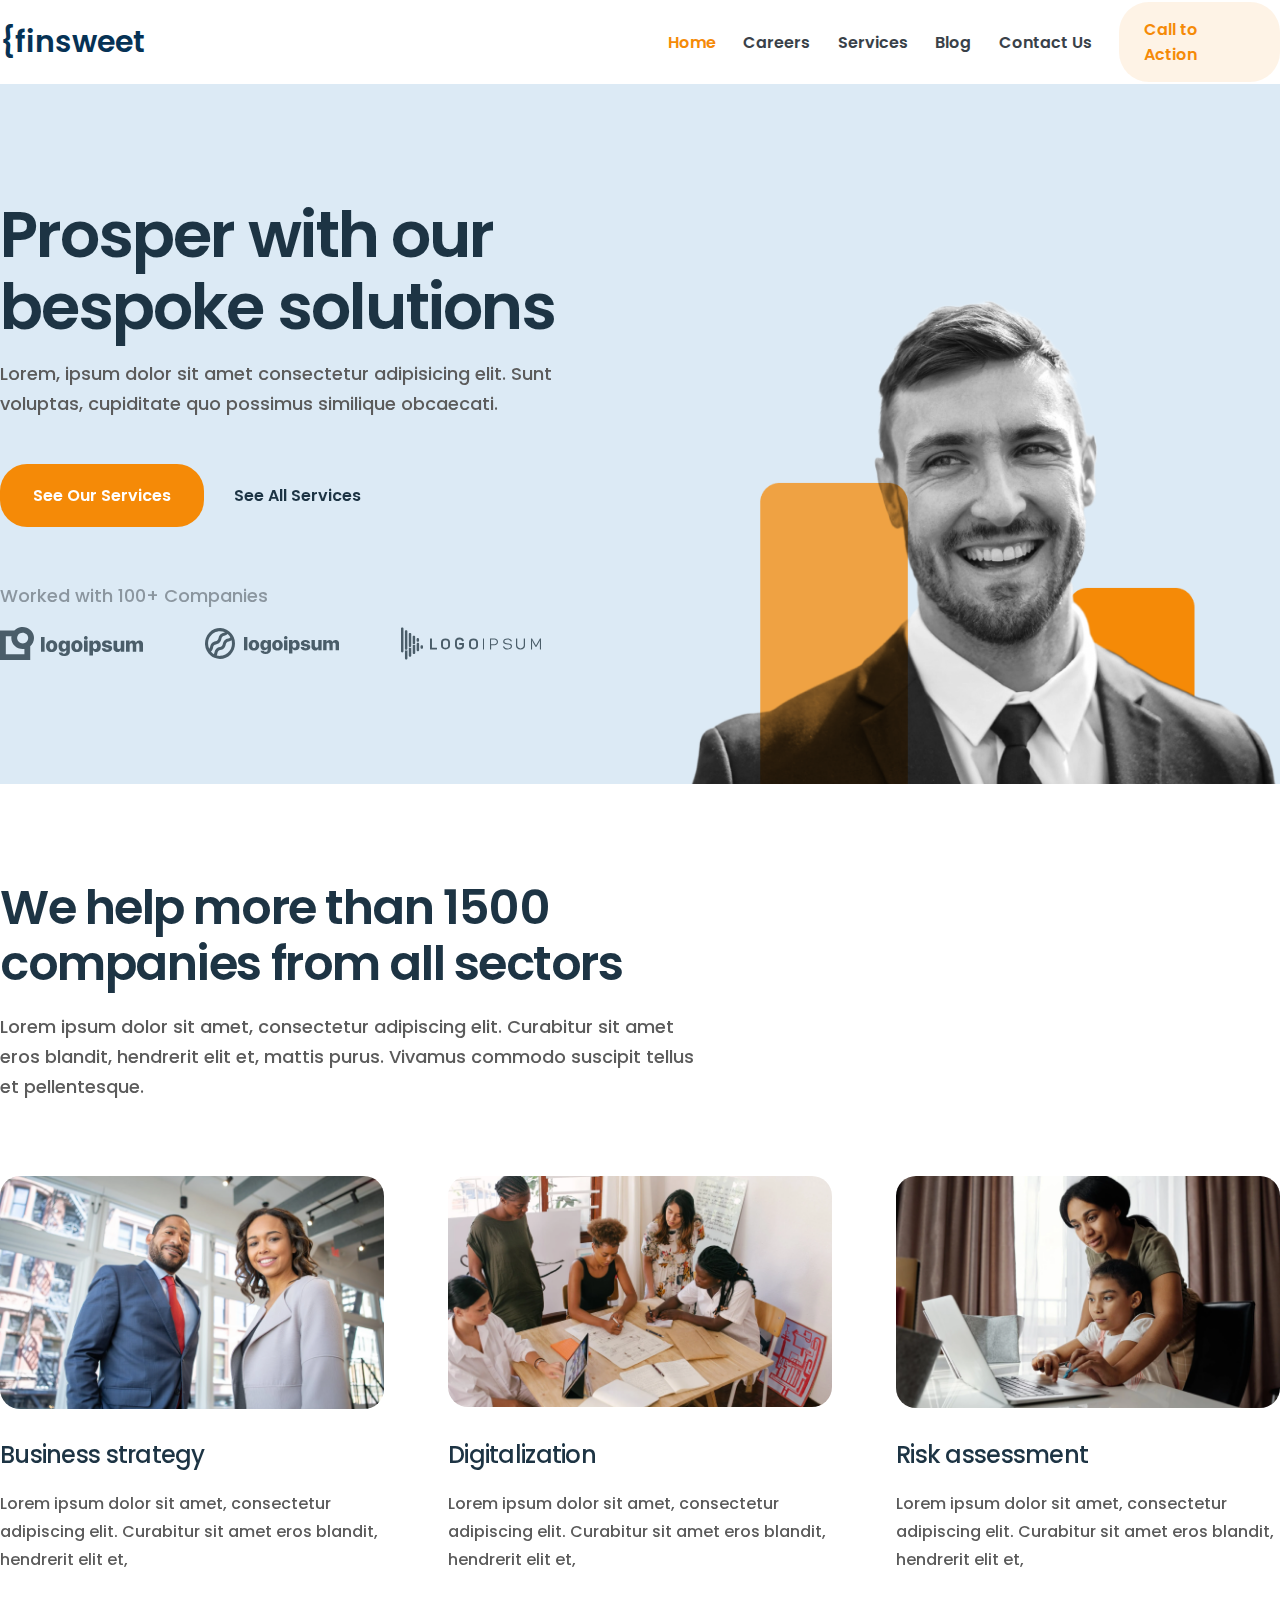
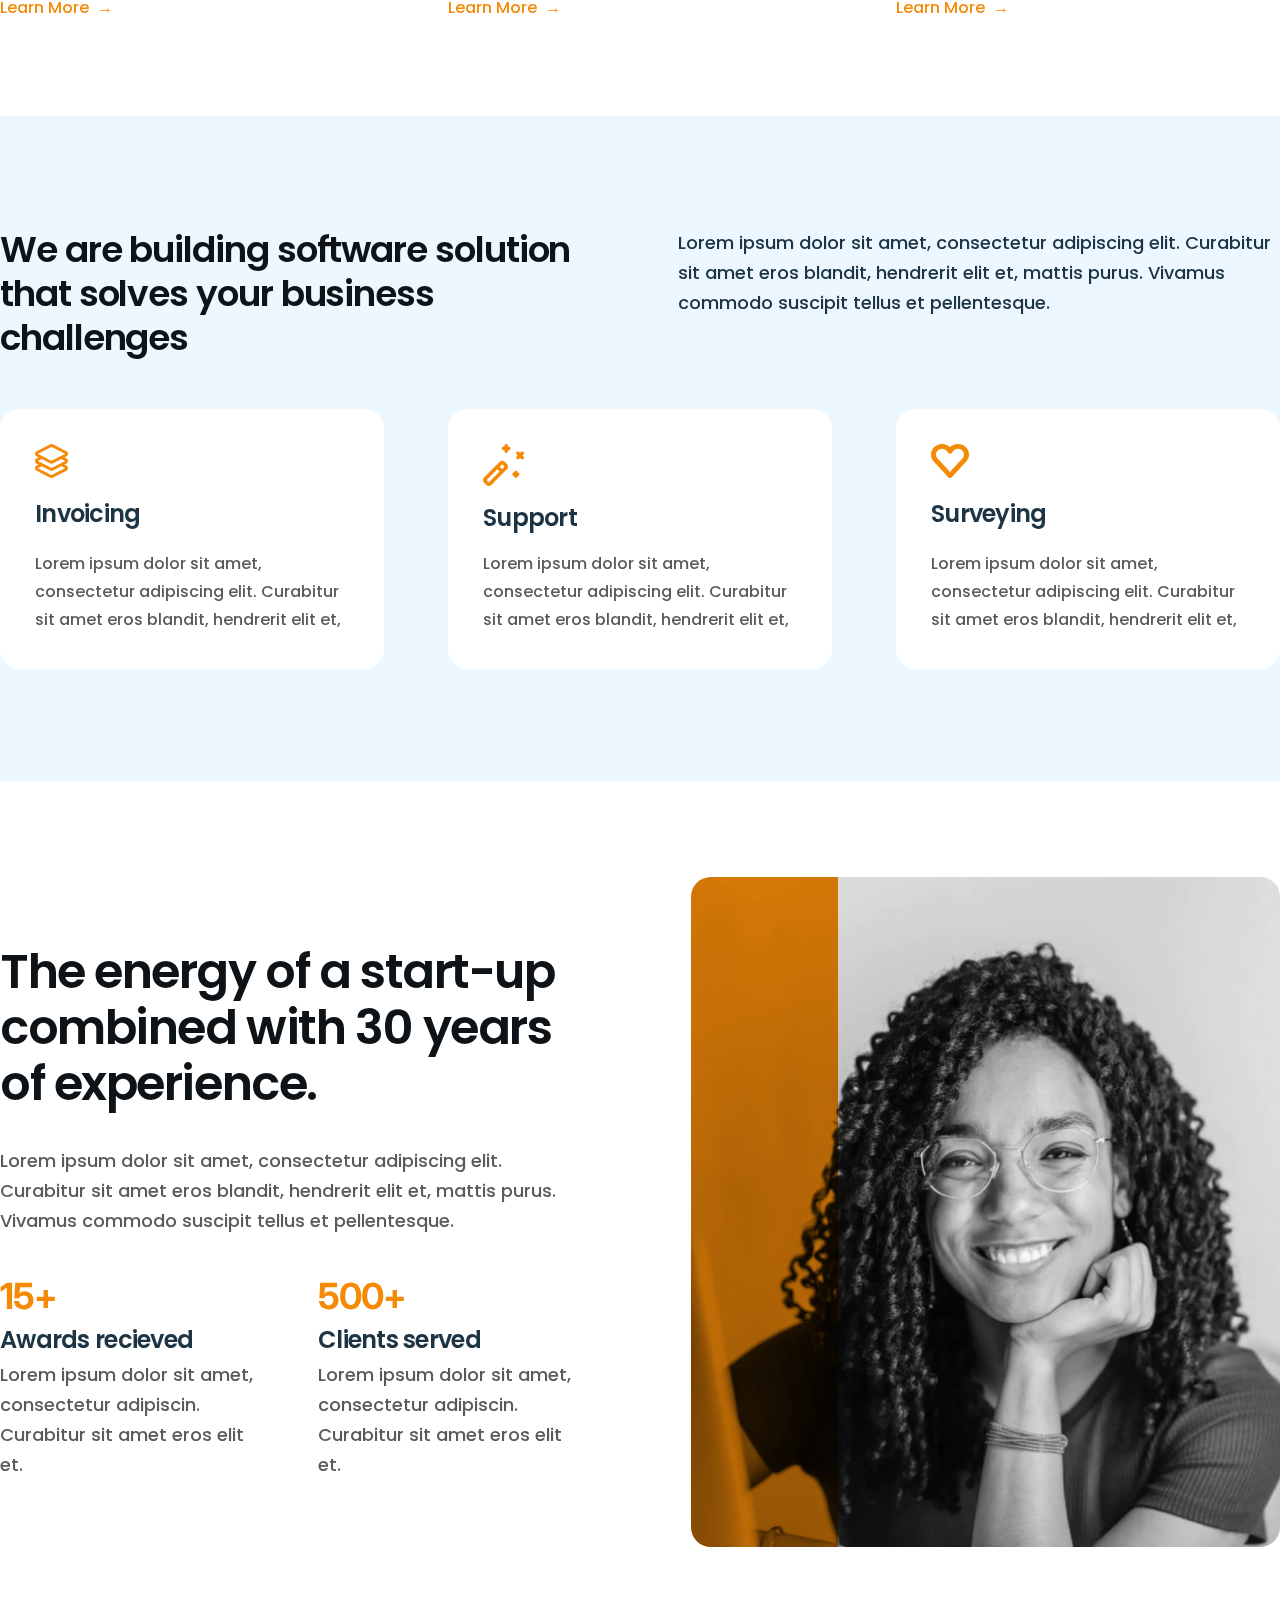
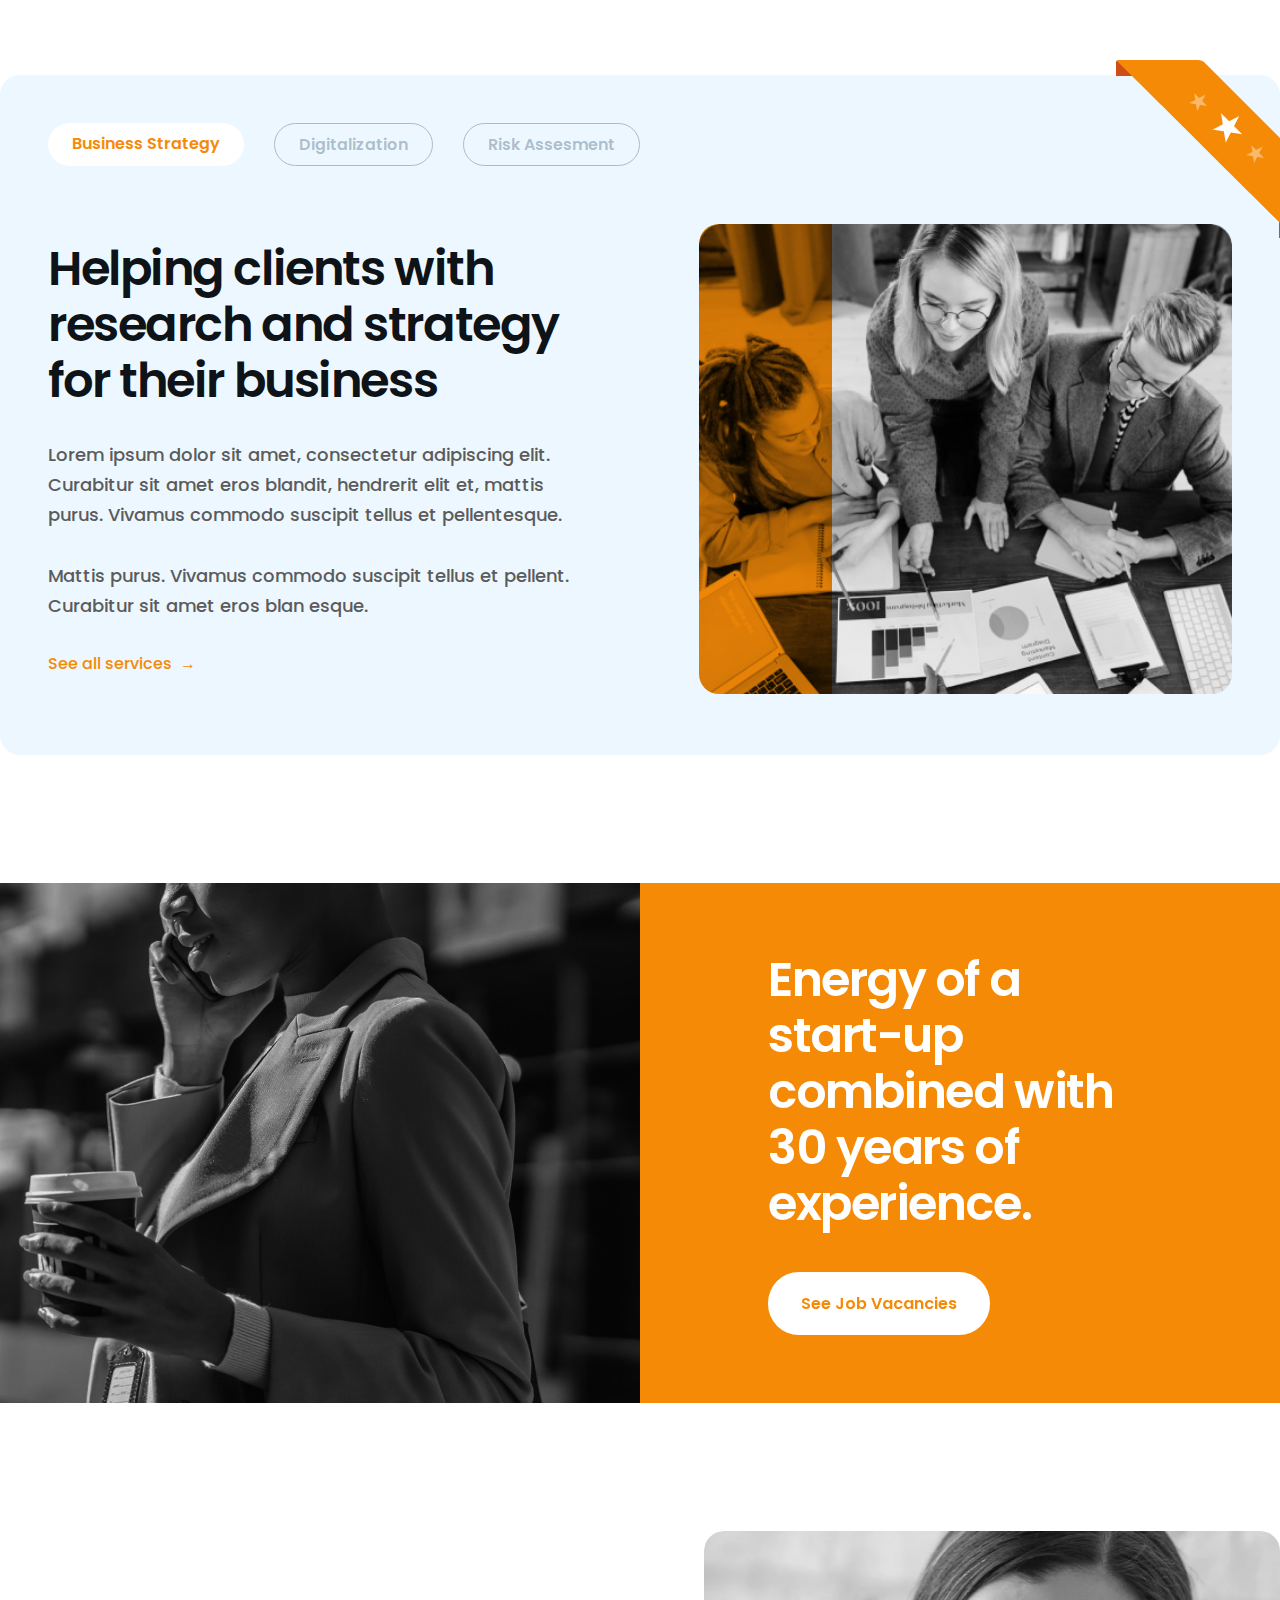
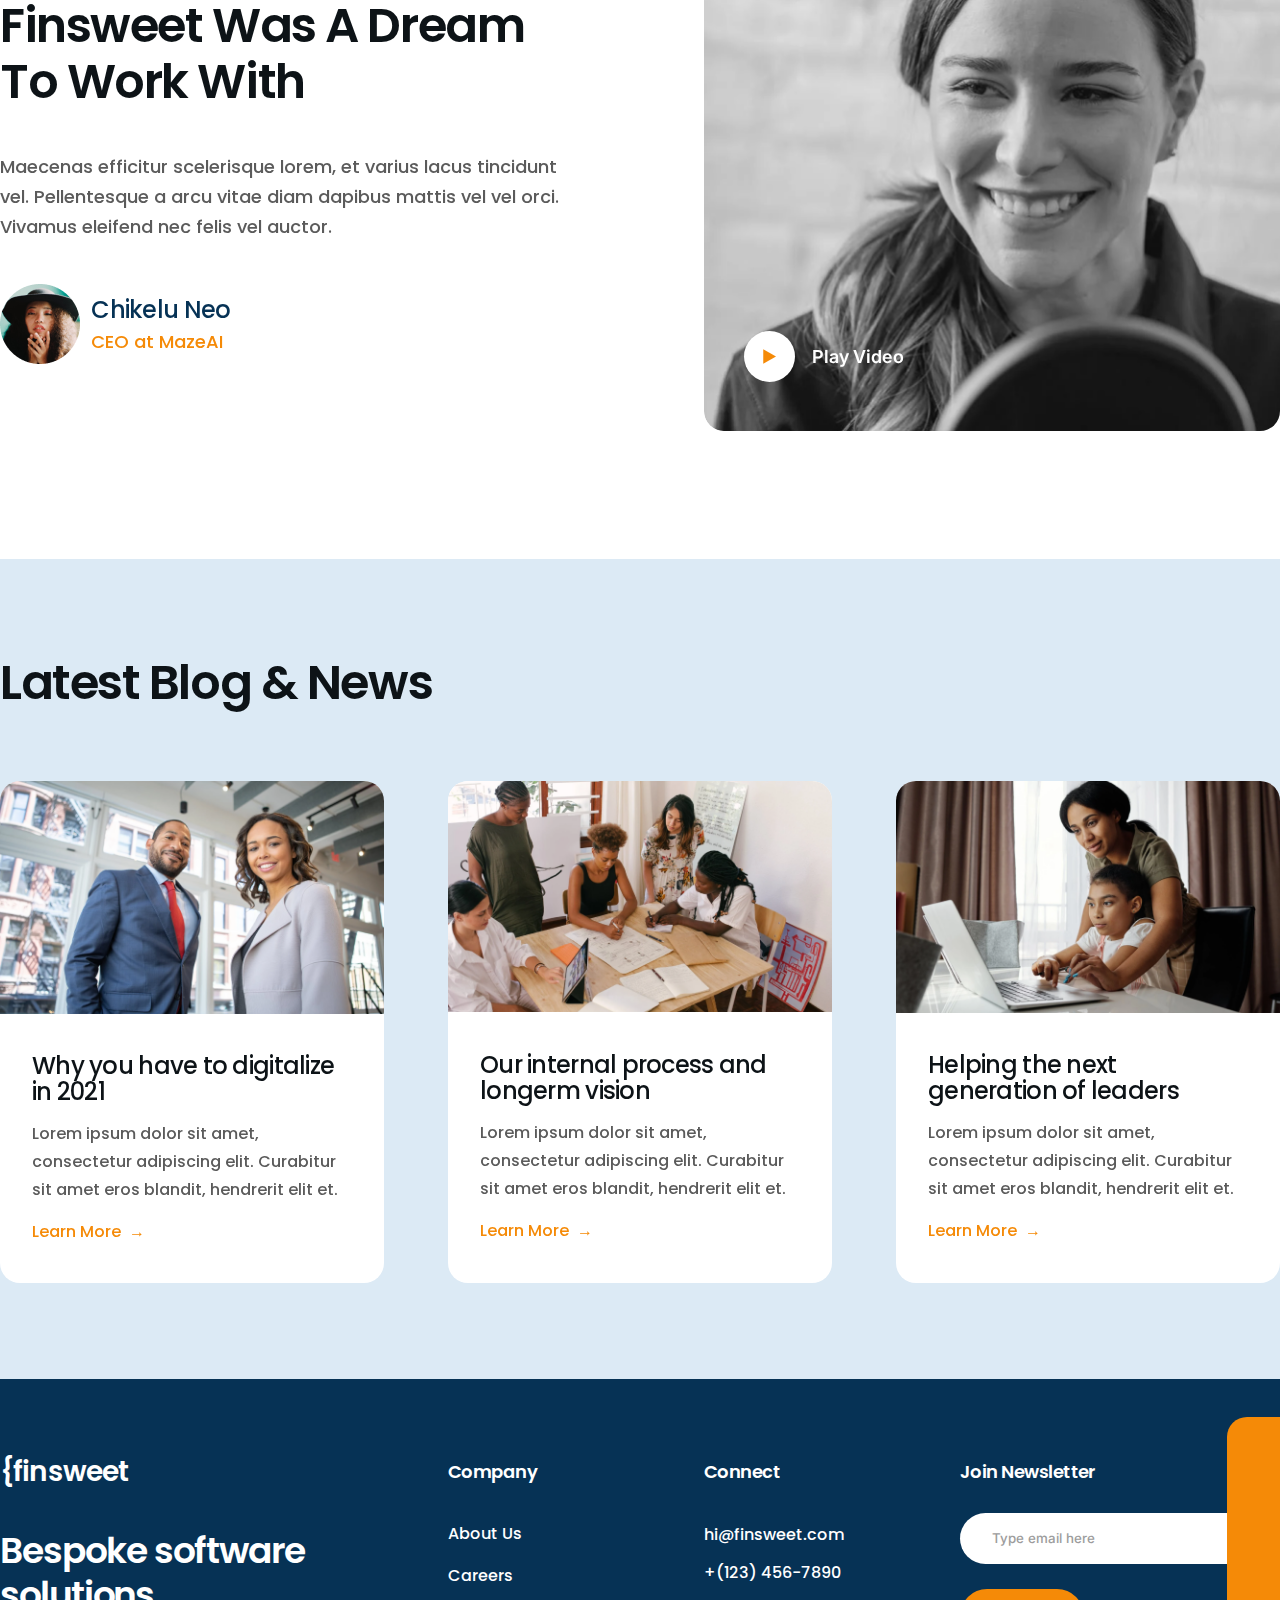
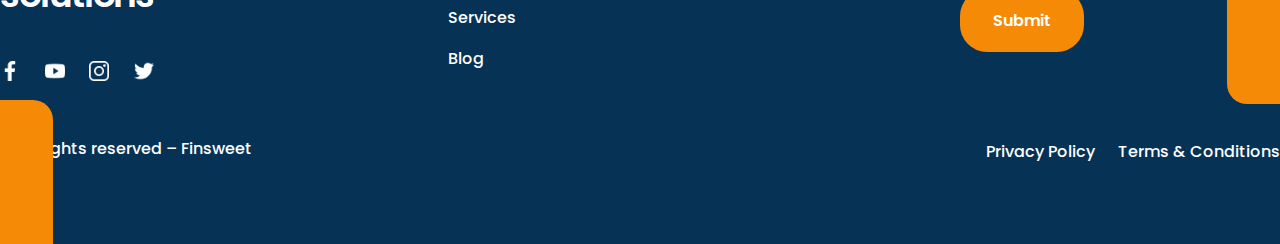
<file: index.html>
<!DOCTYPE html>
<html lang="en">
  <head>
    <meta charset="UTF-8" />
    <meta http-equiv="X-UA-Compatible" content="IE=edge" />
    <meta name="viewport" content="width=device-width, initial-scale=1.0" />
    <title>Home Page | Finsweet</title>
    <link rel="stylesheet" href="./styles/global.css" />
    <link rel="stylesheet" href="./styles/header.css" />
    <link rel="stylesheet" href="./styles/index.css" />
    <link rel="stylesheet" href="./styles/video-section.css" />
    <link rel="stylesheet" href="./styles/blog-section.css" />
    <link rel="stylesheet" href="./styles/footer.css" />
  </head>

  <body>
    <header>
      <div class="container">
        <div class="logo"><a href="./index.html">{finsweet</a></div>
        <nav>
          <ul>
            <li><a class="active" href="./index.html">Home</a></li>
            <li><a href="./careers.html">Careers</a></li>
            <li><a href="./services.html">Services</a></li>
            <li><a href="./blog.html">Blog</a></li>
            <li><a href="./contact.html">Contact Us</a></li>
          </ul>
          <a class="nav-button" href="#">Call to Action</a>
        </nav>
      </div>
    </header>

    <section class="hero">
      <div class="container">
        <div class="content flex-col">
          <div class="titles">
            <h1>Prosper with our bespoke solutions</h1>

            <p>
              Lorem, ipsum dolor sit amet consectetur adipisicing elit. Sunt
              voluptas, cupiditate quo possimus similique obcaecati.
            </p>
          </div>

          <div class="buttons">
            <a class="primary-button" href="./services.html"
              >See Our Services</a
            >
            <a class="bg-button" href="./services.html">See All Services</a>
          </div>

          <div class="logos flex-col">
            <p>Worked with 100+ Companies</p>
            <div class="logo-imgs">
              <img src="./images/haeder-logo-1.svg" alt="Logo 1" />
              <img src="./images/heder-logo-2.svg" alt="Logo 2" />
              <img src="./images/header-logo-3.svg" alt="Logo 3" />
            </div>
          </div>
        </div>
        <div class="image">
          <img src="./images/header-image.png" alt="Hero Image" />
        </div>
      </div>
    </section>

    <section class="help container flex-col">
      <div class="titles flex-col">
        <h2>We help more than 1500 companies from all sectors</h2>
        <p class="title-paragraph">
          Lorem ipsum dolor sit amet, consectetur adipiscing elit. Curabitur sit
          amet eros blandit, hendrerit elit et, mattis purus. Vivamus commodo
          suscipit tellus et pellentesque.
        </p>
      </div>

      <div class="articles">
        <article class="flex-col">
          <img src="./images/post1.png" alt="Help 1" />
          <div class="content flex-col">
            <h3>Business strategy</h3>
            <p>
              Lorem ipsum dolor sit amet, consectetur adipiscing elit. Curabitur
              sit amet eros blandit, hendrerit elit et,
            </p>
            <a href="./services.html">Learn More</a>
          </div>
        </article>

        <article class="flex-col">
          <img src="./images/post-2.png" alt="Help 2" />
          <div class="content flex-col">
            <h3>Digitalization</h3>
            <p>
              Lorem ipsum dolor sit amet, consectetur adipiscing elit. Curabitur
              sit amet eros blandit, hendrerit elit et,
            </p>
            <a href="./services.html">Learn More</a>
          </div>
        </article>

        <article class="flex-col">
          <img src="./images/post-3.png" alt="Help 3" />
          <div class="content flex-col">
            <h3>Risk assessment</h3>
            <p>
              Lorem ipsum dolor sit amet, consectetur adipiscing elit. Curabitur
              sit amet eros blandit, hendrerit elit et,
            </p>
            <a href="./services.html">Learn More</a>
          </div>
        </article>
      </div>
    </section>

    <section class="feature">
      <div class="container">
        <div class="titles">
          <h2>
            We are building software solution that solves your business
            challenges
          </h2>
          <p>
            Lorem ipsum dolor sit amet, consectetur adipiscing elit. Curabitur
            sit amet eros blandit, hendrerit elit et, mattis purus. Vivamus
            commodo suscipit tellus et pellentesque.
          </p>
        </div>

        <div class="feature-cards">
          <div class="card flex-col">
            <img src="./images/Icon-layer.png" alt="Layer" />
            <h3>Invoicing</h3>
            <p>
              Lorem ipsum dolor sit amet, consectetur adipiscing elit. Curabitur
              sit amet eros blandit, hendrerit elit et,
            </p>
          </div>

          <div class="card flex-col">
            <img src="./images/Icon-wizard.png" alt="Wizard" />
            <h3>Support</h3>
            <p>
              Lorem ipsum dolor sit amet, consectetur adipiscing elit. Curabitur
              sit amet eros blandit, hendrerit elit et,
            </p>
          </div>

          <div class="card flex-col">
            <img src="./images/Icon-heart.png" alt="Heart" />
            <h3>Surveying</h3>
            <p>
              Lorem ipsum dolor sit amet, consectetur adipiscing elit. Curabitur
              sit amet eros blandit, hendrerit elit et,
            </p>
          </div>
        </div>
      </div>
    </section>

    <section class="about container">
      <div class="text flex-col">
        <h2>The energy of a start-up combined with 30 years of experience.</h2>
        <p>
          Lorem ipsum dolor sit amet, consectetur adipiscing elit. Curabitur sit
          amet eros blandit, hendrerit elit et, mattis purus. Vivamus commodo
          suscipit tellus et pellentesque.
        </p>

        <div class="about-features">
          <div class="about-feature flex-col">
            <h2>15+</h2>
            <h3>Awards recieved</h3>
            <p>
              Lorem ipsum dolor sit amet, consectetur adipiscin. Curabitur sit
              amet eros elit et.
            </p>
          </div>

          <div class="about-feature flex-col">
            <h2>500+</h2>
            <h3>Clients served</h3>
            <p>
              Lorem ipsum dolor sit amet, consectetur adipiscin. Curabitur sit
              amet eros elit et.
            </p>
          </div>
        </div>
      </div>
      <div class="image">
        <div class="overlay"></div>
      </div>
    </section>

    <section class="service container flex-col">
      <div class="ribbon">
        <img src="./images/Ribbon.png" alt="Ribbon" />
      </div>
      <div class="tabs">
        <div class="tab active">Business Strategy</div>
        <div class="tab">Digitalization</div>
        <div class="tab">Risk Assesment</div>
      </div>
      <div class="content">
        <div class="text flex-col">
          <h2>Helping clients with research and strategy for their business</h2>
          <p>
            Lorem ipsum dolor sit amet, consectetur adipiscing elit. Curabitur
            sit amet eros blandit, hendrerit elit et, mattis purus. Vivamus
            commodo suscipit tellus et pellentesque.
          </p>
          <p>
            Mattis purus. Vivamus commodo suscipit tellus et pellent. Curabitur
            sit amet eros blan esque.
          </p>
          <a href="./services.html">See all services</a>
        </div>
        <div class="image">
          <div class="overlay"></div>
        </div>
      </div>
    </section>

    <section class="cta">
      <div class="image"></div>
      <div class="text flex-col">
        <h2>Energy of a start-up combined with 30 years of experience.</h2>
        <a class="secondary-button" href="./careers.html">See Job Vacancies</a>
      </div>
    </section>

    <section class="video container">
      <div class="text flex-col">
        <h2>Finsweet Was A Dream To Work With</h2>
        <p>
          Maecenas efficitur scelerisque lorem, et varius lacus tincidunt vel.
          Pellentesque a arcu vitae diam dapibus mattis vel vel orci. Vivamus
          eleifend nec felis vel auctor.
        </p>
        <div class="profile">
          <div class="profile-image"></div>
          <div class="titles">
            <h3>Chikelu Neo</h3>
            <p>CEO at MazeAI</p>
          </div>
        </div>
      </div>
      <div class="image">
        <a href="#">
          <div class="play-button">
            <div class="play-icon">
              <img src="./images/play-icon.svg" alt="Play Icon" />
            </div>
            <h4>Play Video</h4>
          </div>
        </a>
      </div>
    </section>

    <section class="blog-section">
      <div class="container flex-col">
        <h2>Latest Blog & News</h2>
        <div class="articles">
          <article class="flex-col">
            <img src="./images/post1.png" alt="Post 1" />
            <div class="content flex-col">
              <h3>Why you have to digitalize in 2021</h3>
              <p>
                Lorem ipsum dolor sit amet, consectetur adipiscing elit.
                Curabitur sit amet eros blandit, hendrerit elit et.
              </p>
              <a href="./blog-inner.html">Learn More</a>
            </div>
          </article>

          <article class="flex-col">
            <img src="./images/post-2.png" alt="Post 1" />
            <div class="content flex-col">
              <h3>Our internal process and longerm vision</h3>
              <p>
                Lorem ipsum dolor sit amet, consectetur adipiscing elit.
                Curabitur sit amet eros blandit, hendrerit elit et.
              </p>
              <a href="./blog-inner.html">Learn More</a>
            </div>
          </article>

          <article class="flex-col">
            <img src="./images/post-3.png" alt="Post 1" />
            <div class="content flex-col">
              <h3>Helping the next generation of leaders</h3>
              <p>
                Lorem ipsum dolor sit amet, consectetur adipiscing elit.
                Curabitur sit amet eros blandit, hendrerit elit et.
              </p>
              <a href="./blog-inner.html">Learn More</a>
            </div>
          </article>
        </div>
      </div>
    </section>

    <footer>
      <div class="shape-1"></div>
      <div class="shape-2"></div>

      <div class="container flex-col">
        <div class="top">
          <div class="left flex-col">
            <h3>{finsweet</h3>
            <h2>Bespoke software solutions</h2>
            <div class="socials">
              <a href="https://facebook.com" target="_blank"
                ><img src="./images/fb-logo.png" alt="Facebook"
              /></a>
              <a href="https://youtube.com" target="_blank">
                <img src="./images/youtube.png" alt="Youtube" />
              </a>
              <a href="https://instagram.com" target="_blank">
                <img src="./images/instagram.png" alt="Instagram" />
              </a>
              <a href="https://twitter.com" target="_blank">
                <img src="./images/twitter.png" alt="Twitter" />
              </a>
            </div>
          </div>

          <div class="company flex-col">
            <h3>Company</h3>
            <ul class="flex-col">
              <li><a href="#">About Us</a></li>
              <li><a href="./careers.html">Careers</a></li>
              <li><a href="./services.html">Services</a></li>
              <li><a href="./blog.html">Blog</a></li>
            </ul>
          </div>

          <div class="connect flex-col">
            <h3>Connect</h3>
            <ul class="flex-col">
              <li>hi@finsweet.com</li>
              <li>+(123) 456-7890</li>
            </ul>
          </div>

          <div class="subscribe flex-col">
            <h3>Join Newsletter</h3>
            <div class="content flex-col">
              <input
                type="email"
                name="email"
                id="email"
                placeholder="Type email here"
              />
              <a href="#" class="primary-button">Submit</a>
            </div>
          </div>
        </div>
        <div class="bottom">
          <p>© All rights reserved – Finsweet</p>
          <ul>
            <li><a href="#">Privacy Policy</a></li>
            <li><a href="#">Terms & Conditions</a></li>
          </ul>
        </div>
      </div>
    </footer>
  </body>
</html>
</file>
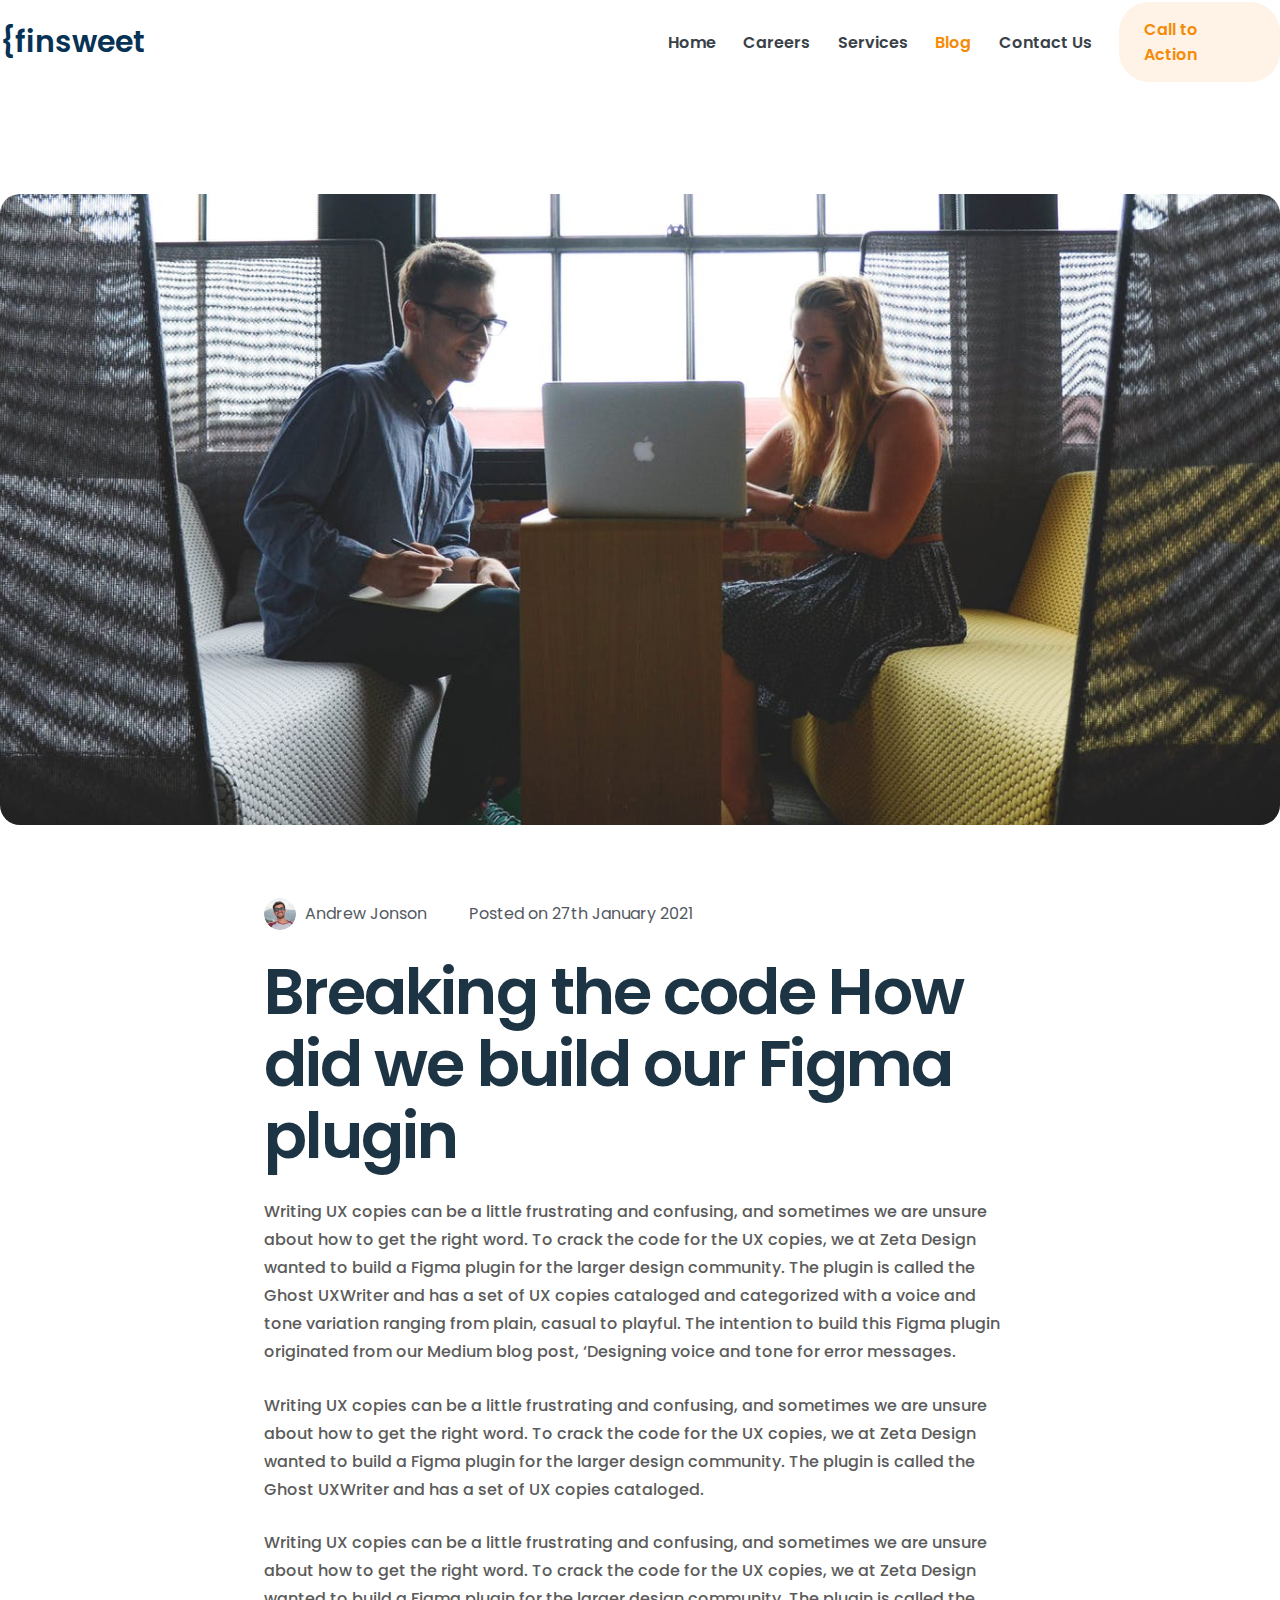
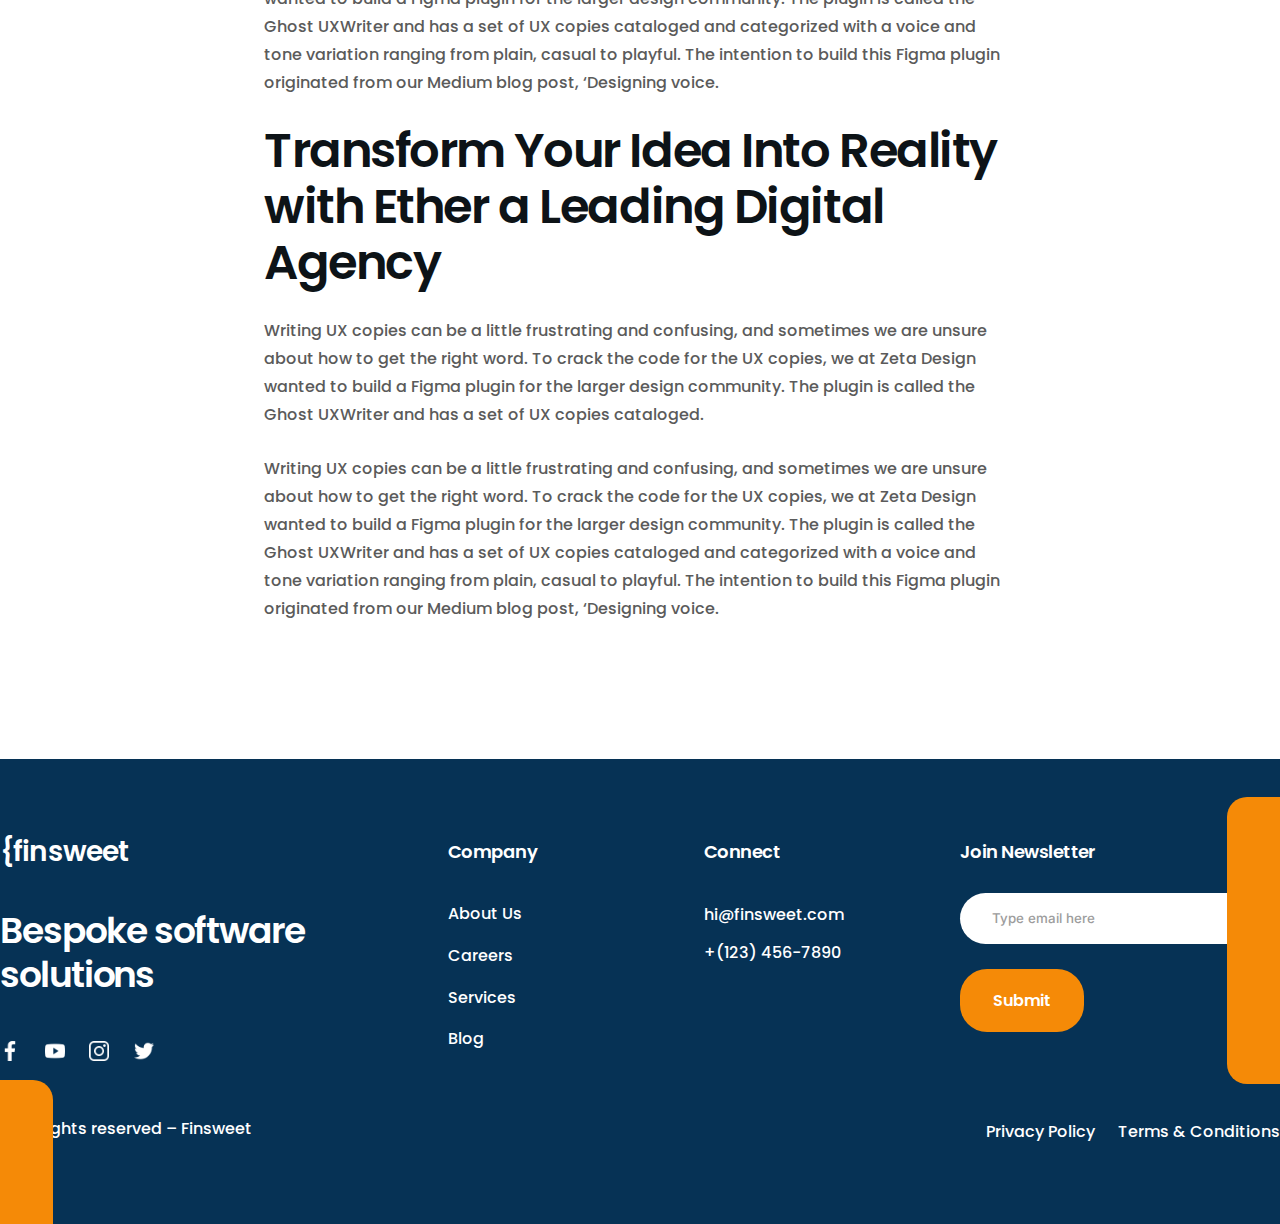
<file: blog-inner.html>
<!DOCTYPE html>
<html lang="en">
  <head>
    <meta charset="UTF-8" />
    <meta http-equiv="X-UA-Compatible" content="IE=edge" />
    <meta name="viewport" content="width=device-width, initial-scale=1.0" />
    <title>
      Breaking the code How did we build our Figma plugin | Finsweet
    </title>
    <link rel="stylesheet" href="./styles/global.css" />
    <link rel="stylesheet" href="./styles/header.css" />
    <link rel="stylesheet" href="./styles/author.css" />
    <link rel="stylesheet" href="./styles/blog-inner.css" />
    <link rel="stylesheet" href="./styles/footer.css" />
  </head>
  <body>
    <header>
      <div class="container">
        <div class="logo"><a href="./index.html">{finsweet</a></div>
        <nav>
          <ul>
            <li><a href="./index.html">Home</a></li>
            <li><a href="./careers.html">Careers</a></li>
            <li><a href="./services.html">Services</a></li>
            <li><a class="active" href="./blog.html">Blog</a></li>
            <li><a href="./contact.html">Contact Us</a></li>
          </ul>
          <a class="nav-button" href="#">Call to Action</a>
        </nav>
      </div>
    </header>

    <section class="blog-inner">
      <div class="container flex-col">
        <img
          src="./images/blog-inner.png"
          alt="Breaking the code How did we build our Figma plugin"
        />

        <div class="content flex-col">
          <div class="author">
            <div class="author-info">
              <div class="author-image"></div>
              <h4>Andrew Jonson</h4>
            </div>
            <h4>Posted on 27th January 2021</h4>
          </div>

          <h1>Breaking the code How did we build our Figma plugin</h1>
          <p>
            Writing UX copies can be a little frustrating and confusing, and
            sometimes we are unsure about how to get the right word. To crack
            the code for the UX copies, we at Zeta Design wanted to build a
            Figma plugin for the larger design community. The plugin is called
            the Ghost UXWriter and has a set of UX copies cataloged and
            categorized with a voice and tone variation ranging from plain,
            casual to playful. The intention to build this Figma plugin
            originated from our Medium blog post, ‘Designing voice and tone for
            error messages.
          </p>
          <p>
            Writing UX copies can be a little frustrating and confusing, and
            sometimes we are unsure about how to get the right word. To crack
            the code for the UX copies, we at Zeta Design wanted to build a
            Figma plugin for the larger design community. The plugin is called
            the Ghost UXWriter and has a set of UX copies cataloged.
          </p>
          <p>
            Writing UX copies can be a little frustrating and confusing, and
            sometimes we are unsure about how to get the right word. To crack
            the code for the UX copies, we at Zeta Design wanted to build a
            Figma plugin for the larger design community. The plugin is called
            the Ghost UXWriter and has a set of UX copies cataloged and
            categorized with a voice and tone variation ranging from plain,
            casual to playful. The intention to build this Figma plugin
            originated from our Medium blog post, ‘Designing voice.
          </p>
          <h2>
            Transform Your Idea Into Reality with Ether a Leading Digital Agency
          </h2>
          <p>
            Writing UX copies can be a little frustrating and confusing, and
            sometimes we are unsure about how to get the right word. To crack
            the code for the UX copies, we at Zeta Design wanted to build a
            Figma plugin for the larger design community. The plugin is called
            the Ghost UXWriter and has a set of UX copies cataloged.
          </p>
          <p>
            Writing UX copies can be a little frustrating and confusing, and
            sometimes we are unsure about how to get the right word. To crack
            the code for the UX copies, we at Zeta Design wanted to build a
            Figma plugin for the larger design community. The plugin is called
            the Ghost UXWriter and has a set of UX copies cataloged and
            categorized with a voice and tone variation ranging from plain,
            casual to playful. The intention to build this Figma plugin
            originated from our Medium blog post, ‘Designing voice.
          </p>
        </div>
      </div>
    </section>

    <footer>
      <div class="shape-1"></div>
      <div class="shape-2"></div>

      <div class="container flex-col">
        <div class="top">
          <div class="left flex-col">
            <h3>{finsweet</h3>
            <h2>Bespoke software solutions</h2>
            <div class="socials">
              <a href="https://facebook.com" target="_blank"
                ><img src="./images/fb-logo.png" alt="Facebook"
              /></a>
              <a href="https://youtube.com" target="_blank">
                <img src="./images/youtube.png" alt="Youtube" />
              </a>
              <a href="https://instagram.com" target="_blank">
                <img src="./images/instagram.png" alt="Instagram" />
              </a>
              <a href="https://twitter.com" target="_blank">
                <img src="./images/twitter.png" alt="Twitter" />
              </a>
            </div>
          </div>

          <div class="company flex-col">
            <h3>Company</h3>
            <ul class="flex-col">
              <li><a href="#">About Us</a></li>
              <li><a href="./careers.html">Careers</a></li>
              <li><a href="./services.html">Services</a></li>
              <li><a href="./blog.html">Blog</a></li>
            </ul>
          </div>

          <div class="connect flex-col">
            <h3>Connect</h3>
            <ul class="flex-col">
              <li>hi@finsweet.com</li>
              <li>+(123) 456-7890</li>
            </ul>
          </div>

          <div class="subscribe flex-col">
            <h3>Join Newsletter</h3>
            <div class="content flex-col">
              <input
                type="email"
                name="email"
                id="email"
                placeholder="Type email here"
              />
              <a href="#" class="primary-button">Submit</a>
            </div>
          </div>
        </div>
        <div class="bottom">
          <p>© All rights reserved – Finsweet</p>
          <ul>
            <li><a href="#">Privacy Policy</a></li>
            <li><a href="#">Terms & Conditions</a></li>
          </ul>
        </div>
      </div>
    </footer>
  </body>
</html>
</file>
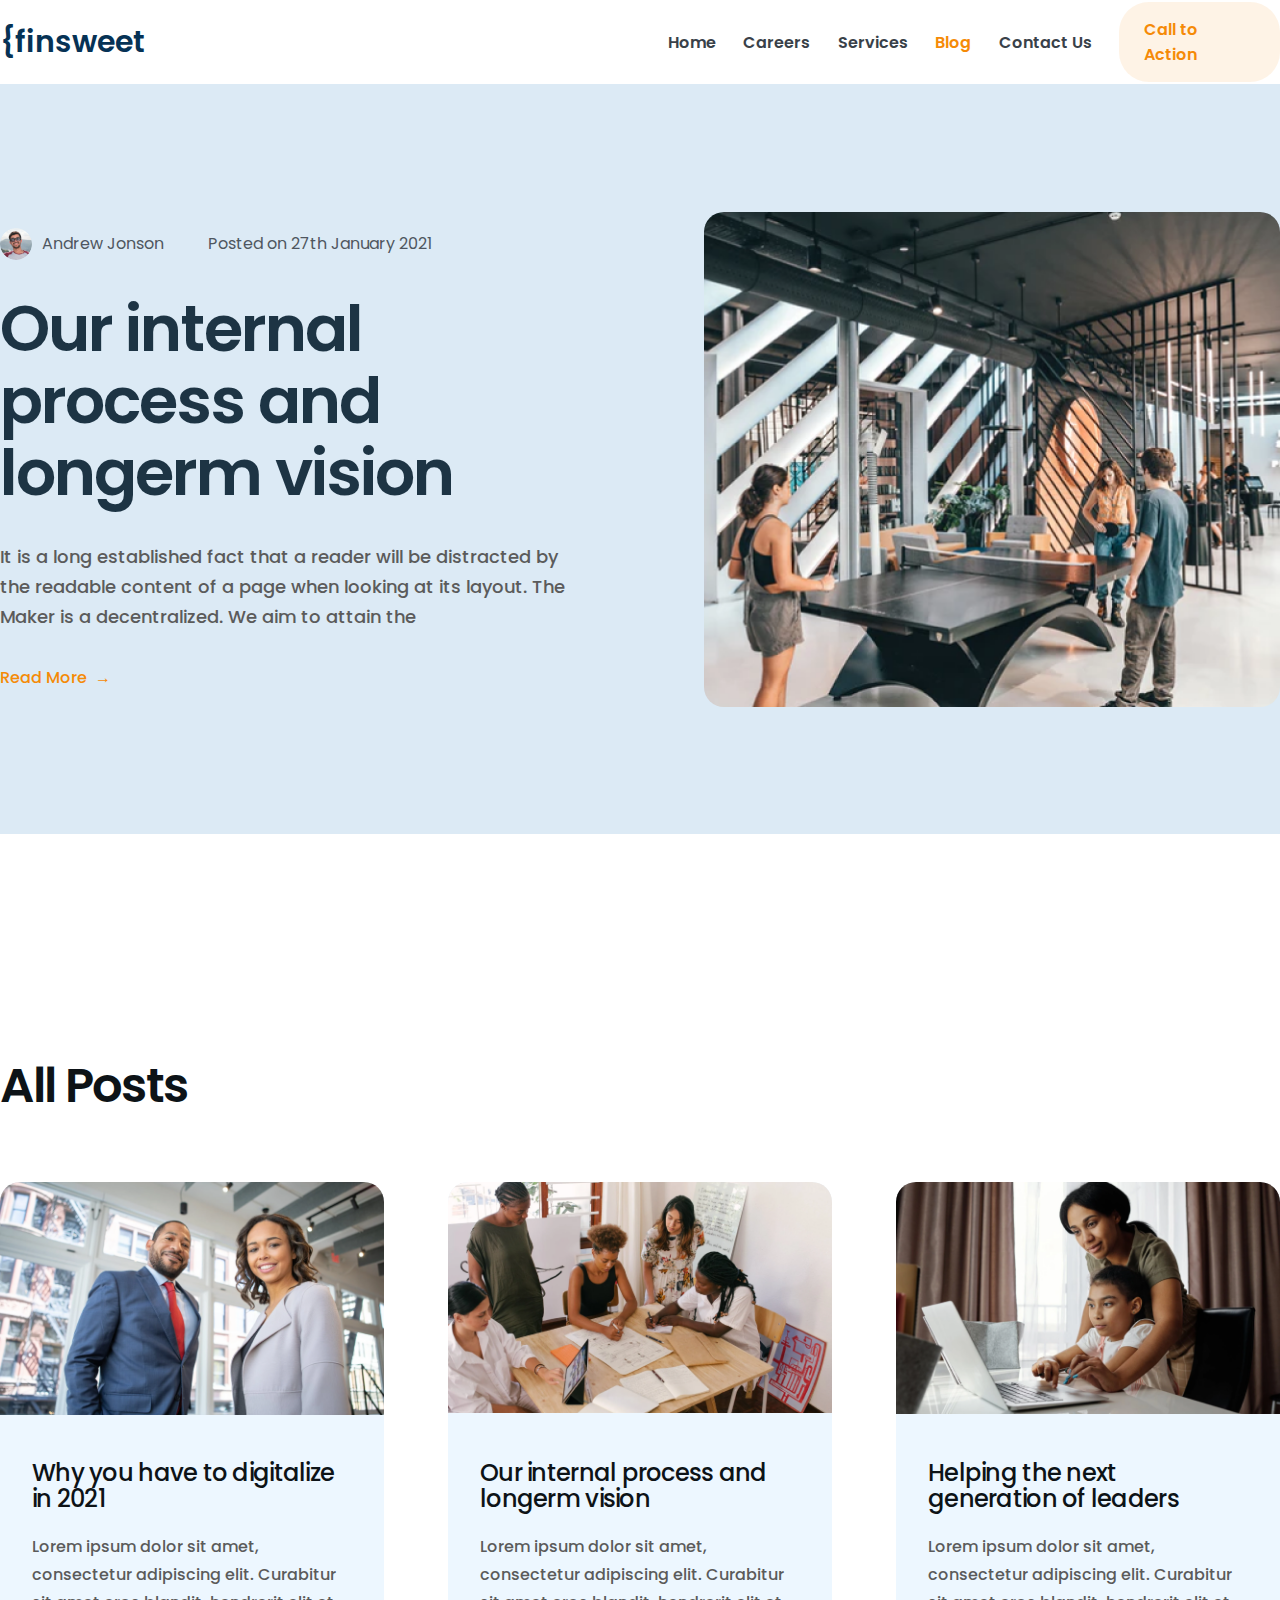
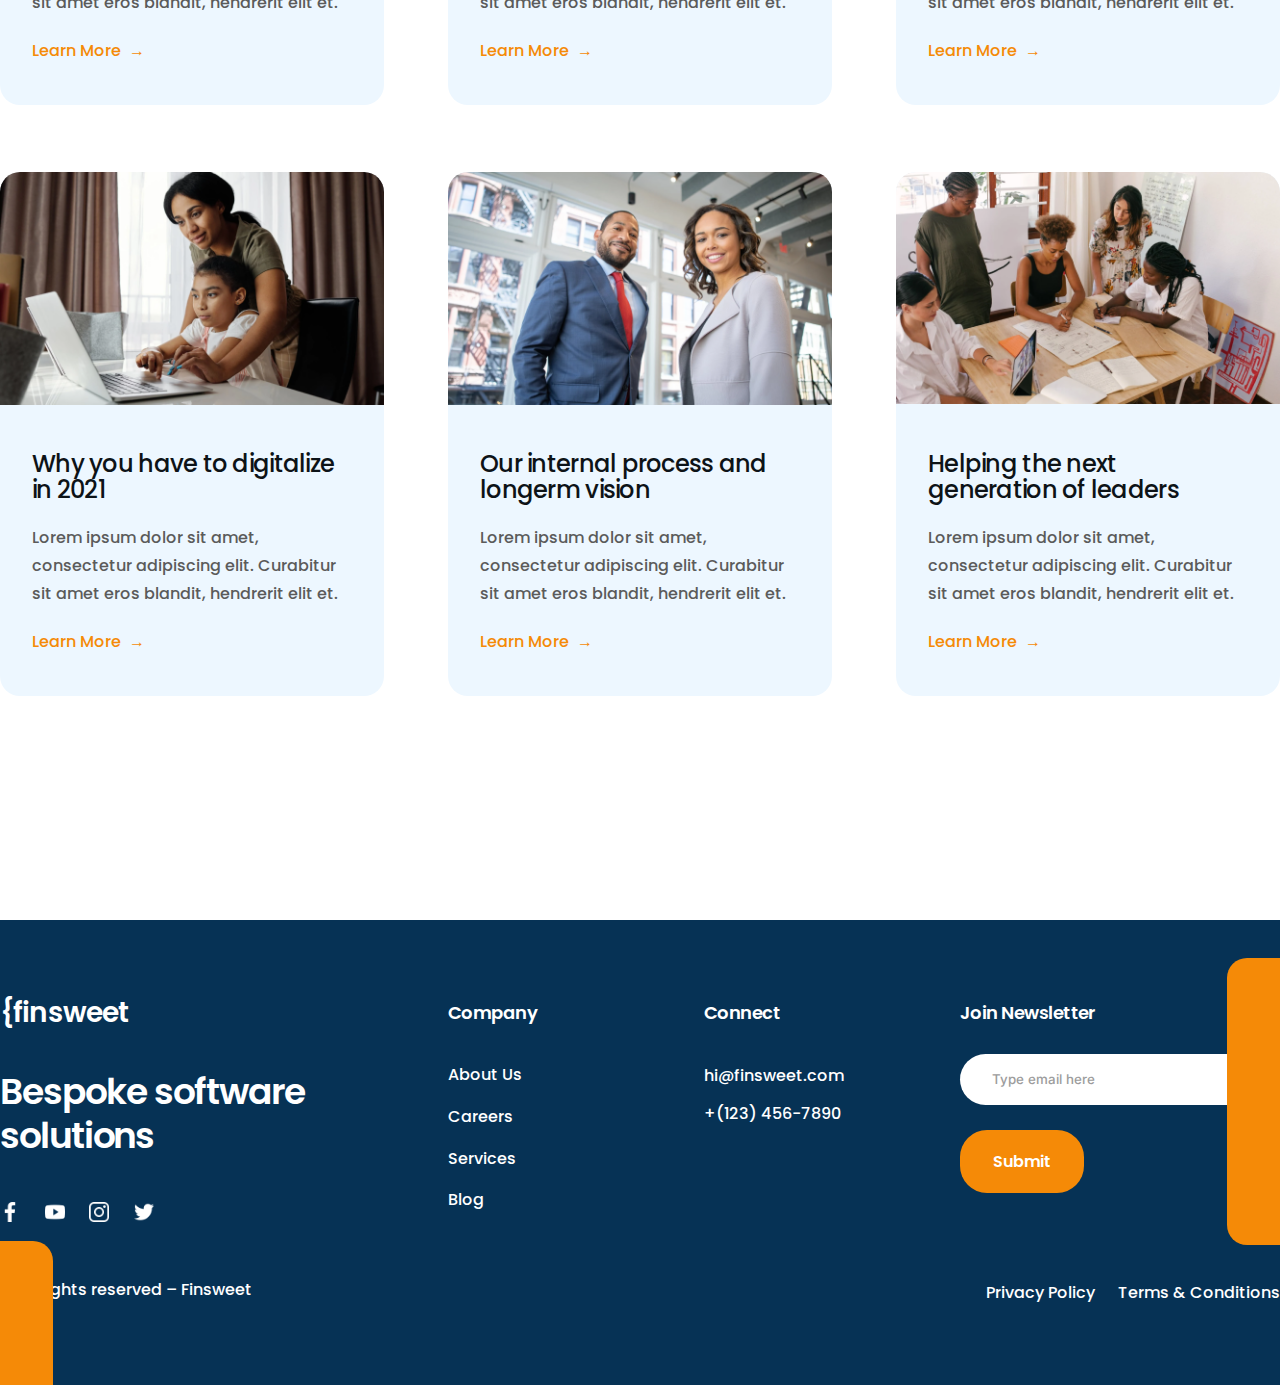
<file: blog.html>
<!DOCTYPE html>
<html lang="en">
  <head>
    <meta charset="UTF-8" />
    <meta http-equiv="X-UA-Compatible" content="IE=edge" />
    <meta name="viewport" content="width=device-width, initial-scale=1.0" />
    <title>Blog | Finsweet</title>
    <link rel="stylesheet" href="./styles/global.css" />
    <link rel="stylesheet" href="./styles/header.css" />
    <link rel="stylesheet" href="./styles/blog-section.css" />
    <link rel="stylesheet" href="./styles/author.css" />
    <link rel="stylesheet" href="./styles/blog.css" />
    <link rel="stylesheet" href="./styles/footer.css" />
  </head>
  <body>
    <header>
      <div class="container">
        <div class="logo"><a href="./index.html">{finsweet</a></div>
        <nav>
          <ul>
            <li><a href="./index.html">Home</a></li>
            <li><a href="./careers.html">Careers</a></li>
            <li><a href="./services.html">Services</a></li>
            <li><a class="active" href="./blog.html">Blog</a></li>
            <li><a href="./contact.html">Contact Us</a></li>
          </ul>
          <a class="nav-button" href="#">Call to Action</a>
        </nav>
      </div>
    </header>

    <section class="blog-header">
      <div class="container">
        <div class="text flex-col">
          <div class="author">
            <div class="author-info">
              <div class="author-image"></div>
              <h4>Andrew Jonson</h4>
            </div>
            <h4>Posted on 27th January 2021</h4>
          </div>

          <h1>Our internal process and longerm vision</h1>

          <p>
            It is a long established fact that a reader will be distracted by
            the readable content of a page when looking at its layout. The Maker
            is a decentralized. We aim to attain the
          </p>

          <a href="./blog-inner.html">Read More</a>
        </div>

        <div class="image"></div>
      </div>
    </section>

    <section class="blog-section container flex-col">
      <h2>All Posts</h2>

      <div class="articles">
        <article class="flex-col">
          <img src="./images/post1.png" alt="Post 1" />
          <div class="content flex-col">
            <h3>Why you have to digitalize in 2021</h3>
            <p>
              Lorem ipsum dolor sit amet, consectetur adipiscing elit. Curabitur
              sit amet eros blandit, hendrerit elit et.
            </p>
            <a href="./blog-inner.html">Learn More</a>
          </div>
        </article>

        <article class="flex-col">
          <img src="./images/post-2.png" alt="Post 2" />
          <div class="content flex-col">
            <h3>Our internal process and longerm vision</h3>
            <p>
              Lorem ipsum dolor sit amet, consectetur adipiscing elit. Curabitur
              sit amet eros blandit, hendrerit elit et.
            </p>
            <a href="./blog-inner.html">Learn More</a>
          </div>
        </article>

        <article class="flex-col">
          <img src="./images/post-3.png" alt="Post 3" />
          <div class="content flex-col">
            <h3>Helping the next generation of leaders</h3>
            <p>
              Lorem ipsum dolor sit amet, consectetur adipiscing elit. Curabitur
              sit amet eros blandit, hendrerit elit et.
            </p>
            <a href="./blog-inner.html">Learn More</a>
          </div>
        </article>

        <article class="flex-col">
          <img src="./images/post-3.png" alt="Post 4" />
          <div class="content flex-col">
            <h3>Why you have to digitalize in 2021</h3>
            <p>
              Lorem ipsum dolor sit amet, consectetur adipiscing elit. Curabitur
              sit amet eros blandit, hendrerit elit et.
            </p>
            <a href="./blog-inner.html">Learn More</a>
          </div>
        </article>

        <article class="flex-col">
          <img src="./images/post1.png" alt="Post 5" />
          <div class="content flex-col">
            <h3>Our internal process and longerm vision</h3>
            <p>
              Lorem ipsum dolor sit amet, consectetur adipiscing elit. Curabitur
              sit amet eros blandit, hendrerit elit et.
            </p>
            <a href="./blog-inner.html">Learn More</a>
          </div>
        </article>

        <article class="flex-col">
          <img src="./images/post-2.png" alt="Post 6" />
          <div class="content flex-col">
            <h3>Helping the next generation of leaders</h3>
            <p>
              Lorem ipsum dolor sit amet, consectetur adipiscing elit. Curabitur
              sit amet eros blandit, hendrerit elit et.
            </p>
            <a href="./blog-inner.html">Learn More</a>
          </div>
        </article>
      </div>
    </section>

    <footer>
      <div class="shape-1"></div>
      <div class="shape-2"></div>

      <div class="container flex-col">
        <div class="top">
          <div class="left flex-col">
            <h3>{finsweet</h3>
            <h2>Bespoke software solutions</h2>
            <div class="socials">
              <a href="https://facebook.com" target="_blank"
                ><img src="./images/fb-logo.png" alt="Facebook"
              /></a>
              <a href="https://youtube.com" target="_blank">
                <img src="./images/youtube.png" alt="Youtube" />
              </a>
              <a href="https://instagram.com" target="_blank">
                <img src="./images/instagram.png" alt="Instagram" />
              </a>
              <a href="https://twitter.com" target="_blank">
                <img src="./images/twitter.png" alt="Twitter" />
              </a>
            </div>
          </div>

          <div class="company flex-col">
            <h3>Company</h3>
            <ul class="flex-col">
              <li><a href="#">About Us</a></li>
              <li><a href="./careers.html">Careers</a></li>
              <li><a href="./services.html">Services</a></li>
              <li><a href="./blog.html">Blog</a></li>
            </ul>
          </div>

          <div class="connect flex-col">
            <h3>Connect</h3>
            <ul class="flex-col">
              <li>hi@finsweet.com</li>
              <li>+(123) 456-7890</li>
            </ul>
          </div>

          <div class="subscribe flex-col">
            <h3>Join Newsletter</h3>
            <div class="content flex-col">
              <input
                type="email"
                name="email"
                id="email"
                placeholder="Type email here"
              />
              <a href="#" class="primary-button">Submit</a>
            </div>
          </div>
        </div>
        <div class="bottom">
          <p>© All rights reserved – Finsweet</p>
          <ul>
            <li><a href="#">Privacy Policy</a></li>
            <li><a href="#">Terms & Conditions</a></li>
          </ul>
        </div>
      </div>
    </footer>
  </body>
</html>
</file>
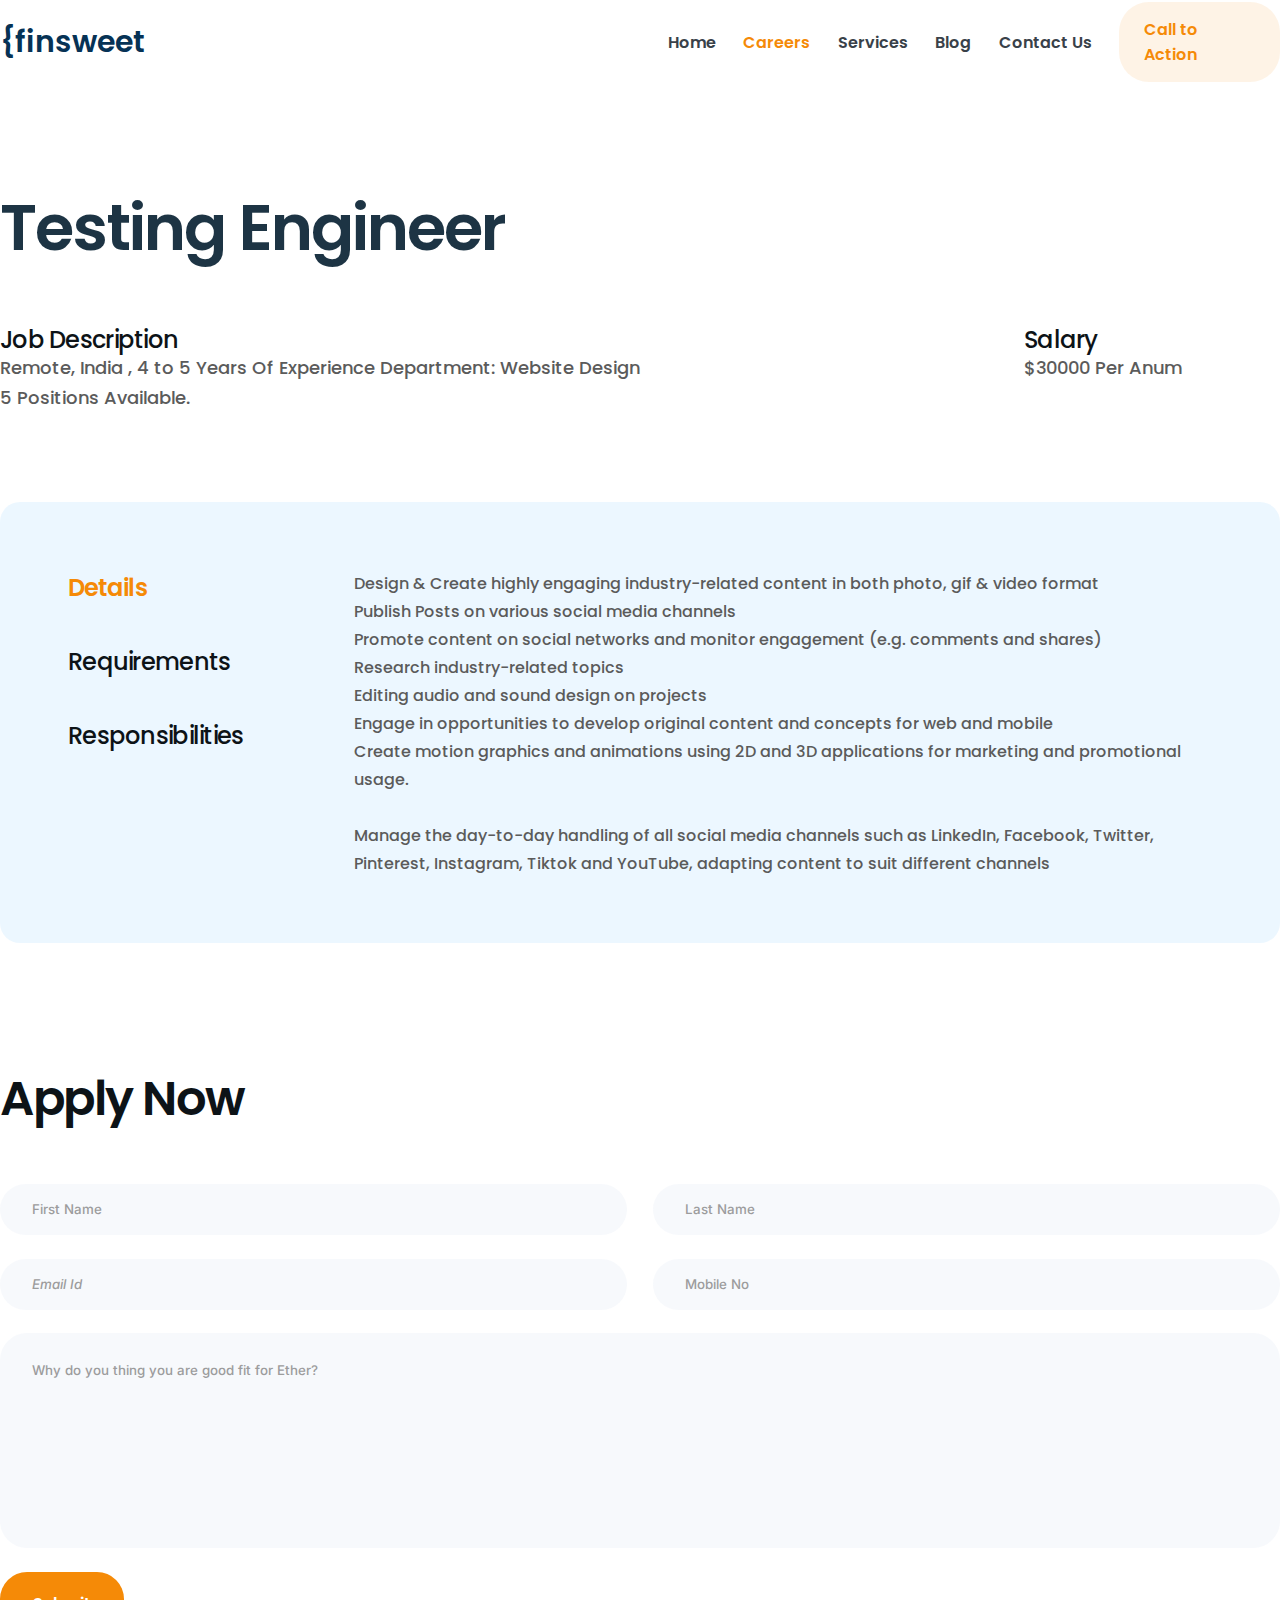
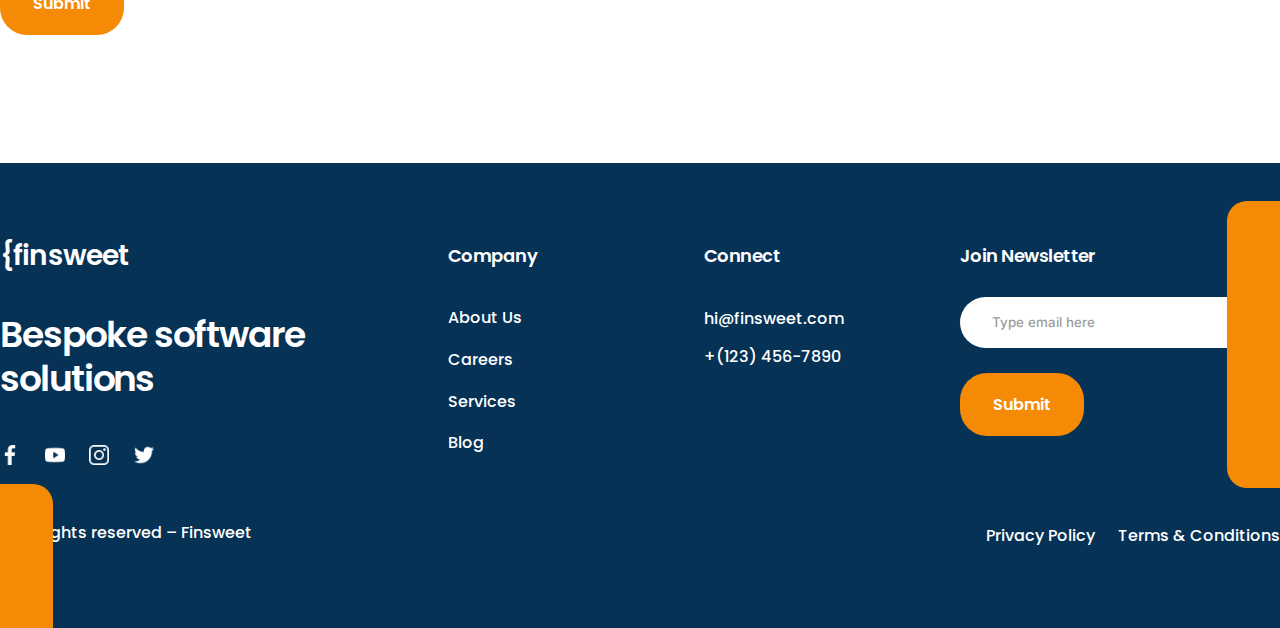
<file: career-inner.html>
<!DOCTYPE html>
<html lang="en">
  <head>
    <meta charset="UTF-8" />
    <meta http-equiv="X-UA-Compatible" content="IE=edge" />
    <meta name="viewport" content="width=device-width, initial-scale=1.0" />
    <title>Testing Engineer Position | Finsweet</title>
    <link rel="stylesheet" href="./styles/global.css" />
    <link rel="stylesheet" href="./styles/header.css" />
    <link rel="stylesheet" href="./styles/career-inner.css" />
    <link rel="stylesheet" href="./styles/footer.css" />
  </head>
  <body>
    <header>
      <div class="container">
        <div class="logo"><a href="./index.html">{finsweet</a></div>
        <nav>
          <ul>
            <li><a href="./index.html">Home</a></li>
            <li><a class="active" href="./careers.html">Careers</a></li>
            <li><a href="./services.html">Services</a></li>
            <li><a href="./blog.html">Blog</a></li>
            <li><a href="./contact.html">Contact Us</a></li>
          </ul>
          <a class="nav-button" href="#">Call to Action</a>
        </nav>
      </div>
    </header>

    <section class="career-header container flex-col">
      <h1>Testing Engineer</h1>
      <div class="job-desc">
        <div class="job-left">
          <h3>Job Description</h3>
          <p>
            Remote, India , 4 to 5 Years Of Experience Department: Website
            Design 5 Positions Available.
          </p>
        </div>
        <div class="job-right">
          <h3>Salary</h3>
          <p>$30000 Per Anum</p>
        </div>
      </div>
    </section>

    <section class="career-details container">
      <ul class="flex-col">
        <li class="active">Details</li>
        <li>Requirements</li>
        <li>Responsibilities</li>
      </ul>

      <div class="details">
        <p>
          Design & Create highly engaging industry-related content in both
          photo, gif & video format
          <br />
          Publish Posts on various social media channels <br />
          Promote content on social networks and monitor engagement (e.g.
          comments and shares)
          <br />Research industry-related topics <br />Editing audio and sound
          design on projects <br />Engage in opportunities to develop original
          content and concepts for web and mobile <br />Create motion graphics
          and animations using 2D and 3D applications for marketing and
          promotional usage. <br /><br />Manage the day-to-day handling of all
          social media channels such as LinkedIn, Facebook, Twitter, Pinterest,
          Instagram, Tiktok and YouTube, adapting content to suit different
          channels
        </p>
      </div>
    </section>

    <section class="apply">
      <div class="container flex-col">
        <h2>Apply Now</h2>
        <form>
          <input type="text" name="firstName" placeholder="First Name" />
          <input type="text" name="lastName" placeholder="Last Name" />
          <input type="email" name="emailId" placeholder="Email Id" />
          <input type="number" name="phoneNumber" placeholder="Mobile No" />
          <textarea
            name="comment"
            id="comment"
            cols="30"
            rows="10"
            placeholder="Why do you thing you are good fit for Ether?"
          ></textarea>
          <a class="primary-button" href="#">Submit</a>
        </form>
      </div>
    </section>

    <footer>
      <div class="shape-1"></div>
      <div class="shape-2"></div>

      <div class="container flex-col">
        <div class="top">
          <div class="left flex-col">
            <h3>{finsweet</h3>
            <h2>Bespoke software solutions</h2>
            <div class="socials">
              <a href="https://facebook.com" target="_blank"
                ><img src="./images/fb-logo.png" alt="Facebook"
              /></a>
              <a href="https://youtube.com" target="_blank">
                <img src="./images/youtube.png" alt="Youtube" />
              </a>
              <a href="https://instagram.com" target="_blank">
                <img src="./images/instagram.png" alt="Instagram" />
              </a>
              <a href="https://twitter.com" target="_blank">
                <img src="./images/twitter.png" alt="Twitter" />
              </a>
            </div>
          </div>

          <div class="company flex-col">
            <h3>Company</h3>
            <ul class="flex-col">
              <li><a href="#">About Us</a></li>
              <li><a href="./careers.html">Careers</a></li>
              <li><a href="./services.html">Services</a></li>
              <li><a href="./blog.html">Blog</a></li>
            </ul>
          </div>

          <div class="connect flex-col">
            <h3>Connect</h3>
            <ul class="flex-col">
              <li>hi@finsweet.com</li>
              <li>+(123) 456-7890</li>
            </ul>
          </div>

          <div class="subscribe flex-col">
            <h3>Join Newsletter</h3>
            <div class="content flex-col">
              <input
                type="email"
                name="email"
                id="email"
                placeholder="Type email here"
              />
              <a href="#" class="primary-button">Submit</a>
            </div>
          </div>
        </div>
        <div class="bottom">
          <p>© All rights reserved – Finsweet</p>
          <ul>
            <li><a href="#">Privacy Policy</a></li>
            <li><a href="#">Terms & Conditions</a></li>
          </ul>
        </div>
      </div>
    </footer>
  </body>
</html>
</file>
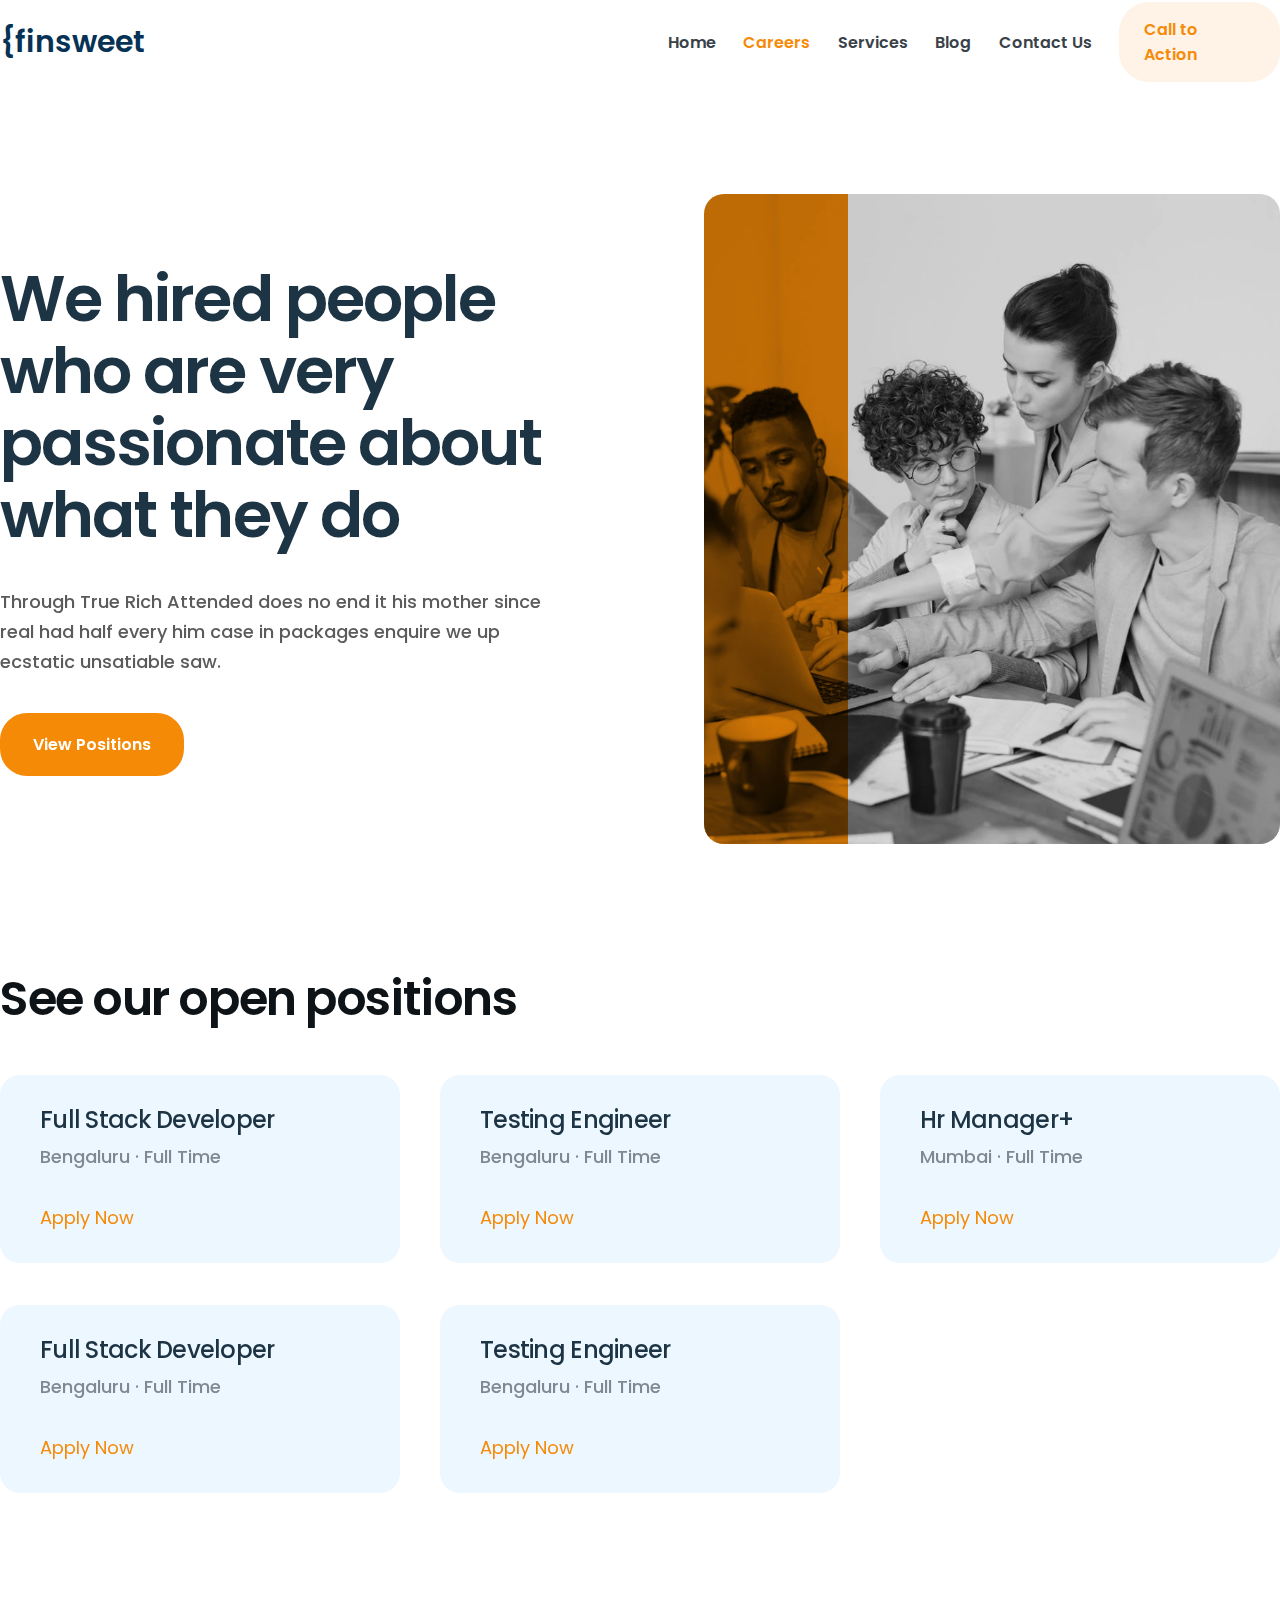
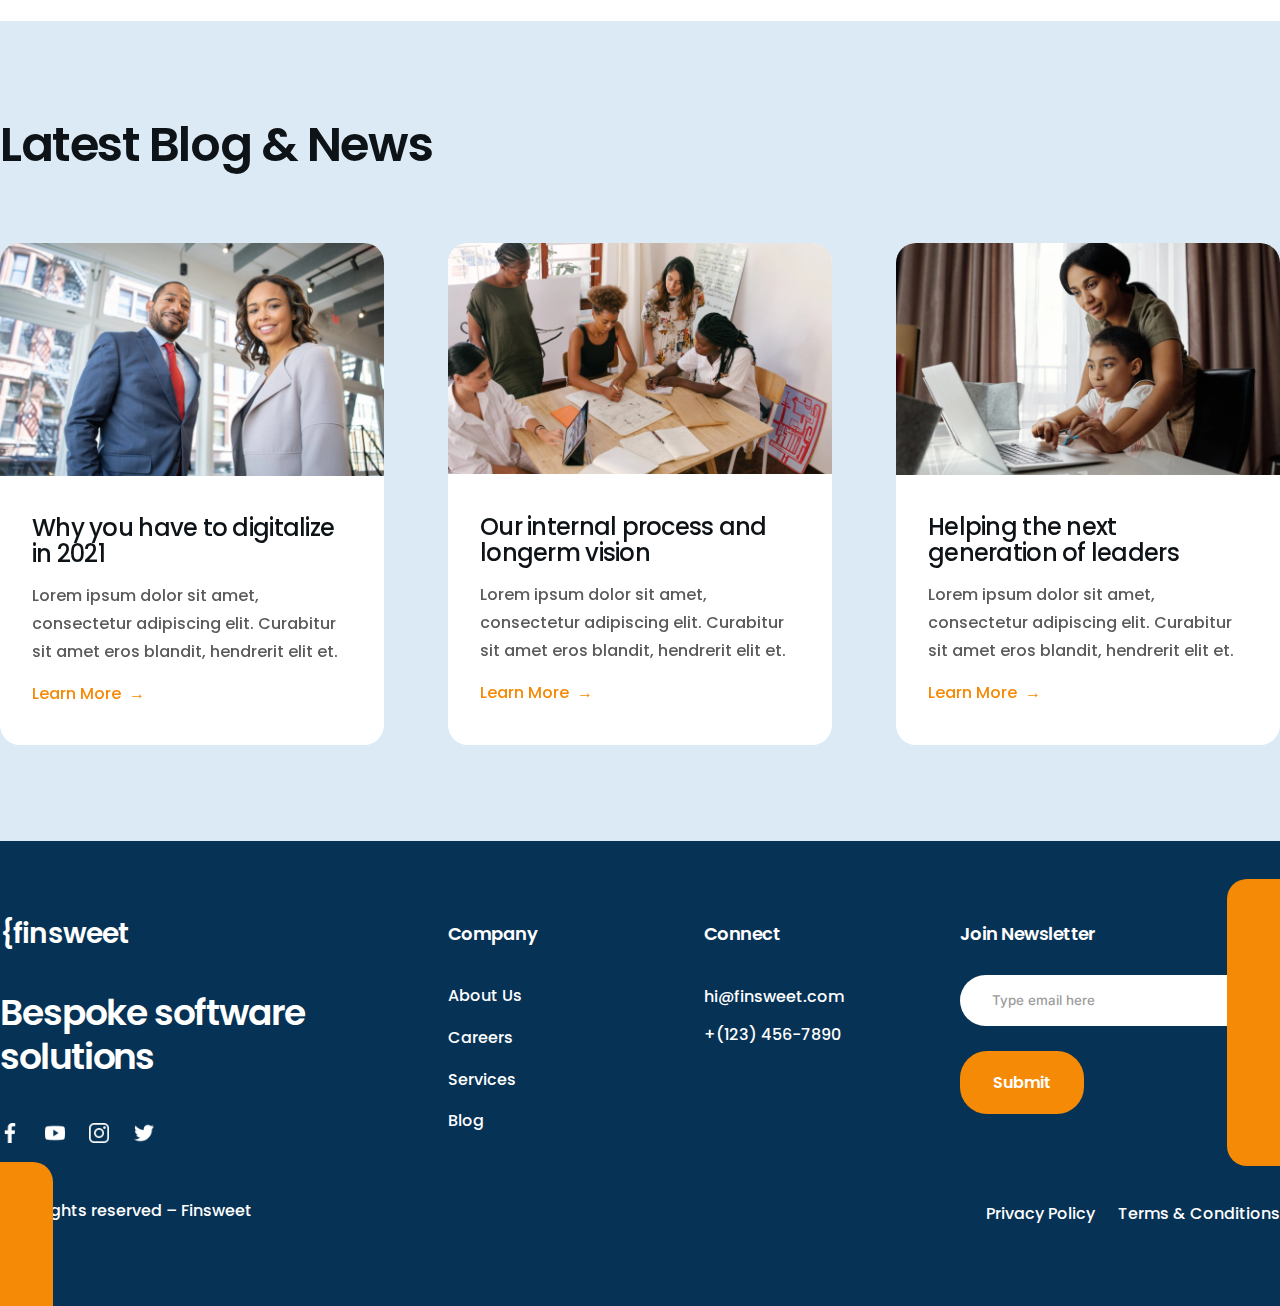
<file: careers.html>
<!DOCTYPE html>
<html lang="en">
  <head>
    <meta charset="UTF-8" />
    <meta http-equiv="X-UA-Compatible" content="IE=edge" />
    <meta name="viewport" content="width=device-width, initial-scale=1.0" />
    <title>Careers | Finsweet</title>
    <link rel="stylesheet" href="./styles/global.css" />
    <link rel="stylesheet" href="./styles/header.css" />
    <link rel="stylesheet" href="./styles/careers.css" />
    <link rel="stylesheet" href="./styles/blog-section.css" />
    <link rel="stylesheet" href="./styles/footer.css" />
  </head>
  <body>
    <header>
      <div class="container">
        <div class="logo"><a href="./index.html">{finsweet</a></div>
        <nav>
          <ul>
            <li><a href="./index.html">Home</a></li>
            <li><a class="active" href="./careers.html">Careers</a></li>
            <li><a href="./services.html">Services</a></li>
            <li><a href="./blog.html">Blog</a></li>
            <li><a href="./contact.html">Contact Us</a></li>
          </ul>
          <a class="nav-button" href="#">Call to Action</a>
        </nav>
      </div>
    </header>

    <section class="careers-header container">
      <div class="text flex-col">
        <h1>We hired people who are very passionate about what they do</h1>
        <p>
          Through True Rich Attended does no end it his mother since real had
          half every him case in packages enquire we up ecstatic unsatiable saw.
        </p>
        <a class="primary-button" href="#">View Positions</a>
      </div>
      <div class="image">
        <div class="overlay"></div>
      </div>
    </section>

    <section class="careers container flex-col">
      <h2>See our open positions</h2>
      <div class="positions">
        <div class="card flex-col">
          <div class="title flex-col">
            <h3>Full Stack Developer</h3>
            <p>Bengaluru · Full Time</p>
          </div>
          <a href="./career-inner.html">Apply Now</a>
        </div>

        <div class="card flex-col">
          <div class="title flex-col">
            <h3>Testing Engineer</h3>
            <p>Bengaluru · Full Time</p>
          </div>
          <a href="./career-inner.html">Apply Now</a>
        </div>

        <div class="card flex-col">
          <div class="title flex-col">
            <h3>Hr Manager+</h3>
            <p>Mumbai · Full Time</p>
          </div>
          <a href="./career-inner.html">Apply Now</a>
        </div>

        <div class="card flex-col">
          <div class="title flex-col">
            <h3>Full Stack Developer</h3>
            <p>Bengaluru · Full Time</p>
          </div>
          <a href="./career-inner.html">Apply Now</a>
        </div>

        <div class="card flex-col">
          <div class="title flex-col">
            <h3>Testing Engineer</h3>
            <p>Bengaluru · Full Time</p>
          </div>
          <a href="./career-inner.html">Apply Now</a>
        </div>

        <div class="card"></div>
      </div>
    </section>

    <section class="blog-section">
      <div class="container flex-col">
        <h2>Latest Blog & News</h2>
        <div class="articles">
          <article class="flex-col">
            <img src="./images/post1.png" alt="Post 1" />
            <div class="content flex-col">
              <h3>Why you have to digitalize in 2021</h3>
              <p>
                Lorem ipsum dolor sit amet, consectetur adipiscing elit.
                Curabitur sit amet eros blandit, hendrerit elit et.
              </p>
              <a href="./blog-inner.html">Learn More</a>
            </div>
          </article>

          <article class="flex-col">
            <img src="./images/post-2.png" alt="Post 1" />
            <div class="content flex-col">
              <h3>Our internal process and longerm vision</h3>
              <p>
                Lorem ipsum dolor sit amet, consectetur adipiscing elit.
                Curabitur sit amet eros blandit, hendrerit elit et.
              </p>
              <a href="./blog-inner.html">Learn More</a>
            </div>
          </article>

          <article class="flex-col">
            <img src="./images/post-3.png" alt="Post 1" />
            <div class="content flex-col">
              <h3>Helping the next generation of leaders</h3>
              <p>
                Lorem ipsum dolor sit amet, consectetur adipiscing elit.
                Curabitur sit amet eros blandit, hendrerit elit et.
              </p>
              <a href="./blog-inner.html">Learn More</a>
            </div>
          </article>
        </div>
      </div>
    </section>

    <footer>
      <div class="shape-1"></div>
      <div class="shape-2"></div>

      <div class="container flex-col">
        <div class="top">
          <div class="left flex-col">
            <h3>{finsweet</h3>
            <h2>Bespoke software solutions</h2>
            <div class="socials">
              <a href="https://facebook.com" target="_blank"
                ><img src="./images/fb-logo.png" alt="Facebook"
              /></a>
              <a href="https://youtube.com" target="_blank">
                <img src="./images/youtube.png" alt="Youtube" />
              </a>
              <a href="https://instagram.com" target="_blank">
                <img src="./images/instagram.png" alt="Instagram" />
              </a>
              <a href="https://twitter.com" target="_blank">
                <img src="./images/twitter.png" alt="Twitter" />
              </a>
            </div>
          </div>

          <div class="company flex-col">
            <h3>Company</h3>
            <ul class="flex-col">
              <li><a href="#">About Us</a></li>
              <li><a href="./careers.html">Careers</a></li>
              <li><a href="./services.html">Services</a></li>
              <li><a href="./blog.html">Blog</a></li>
            </ul>
          </div>

          <div class="connect flex-col">
            <h3>Connect</h3>
            <ul class="flex-col">
              <li>hi@finsweet.com</li>
              <li>+(123) 456-7890</li>
            </ul>
          </div>

          <div class="subscribe flex-col">
            <h3>Join Newsletter</h3>
            <div class="content flex-col">
              <input
                type="email"
                name="email"
                id="email"
                placeholder="Type email here"
              />
              <a href="#" class="primary-button">Submit</a>
            </div>
          </div>
        </div>
        <div class="bottom">
          <p>© All rights reserved – Finsweet</p>
          <ul>
            <li><a href="#">Privacy Policy</a></li>
            <li><a href="#">Terms & Conditions</a></li>
          </ul>
        </div>
      </div>
    </footer>
  </body>
</html>
</file>
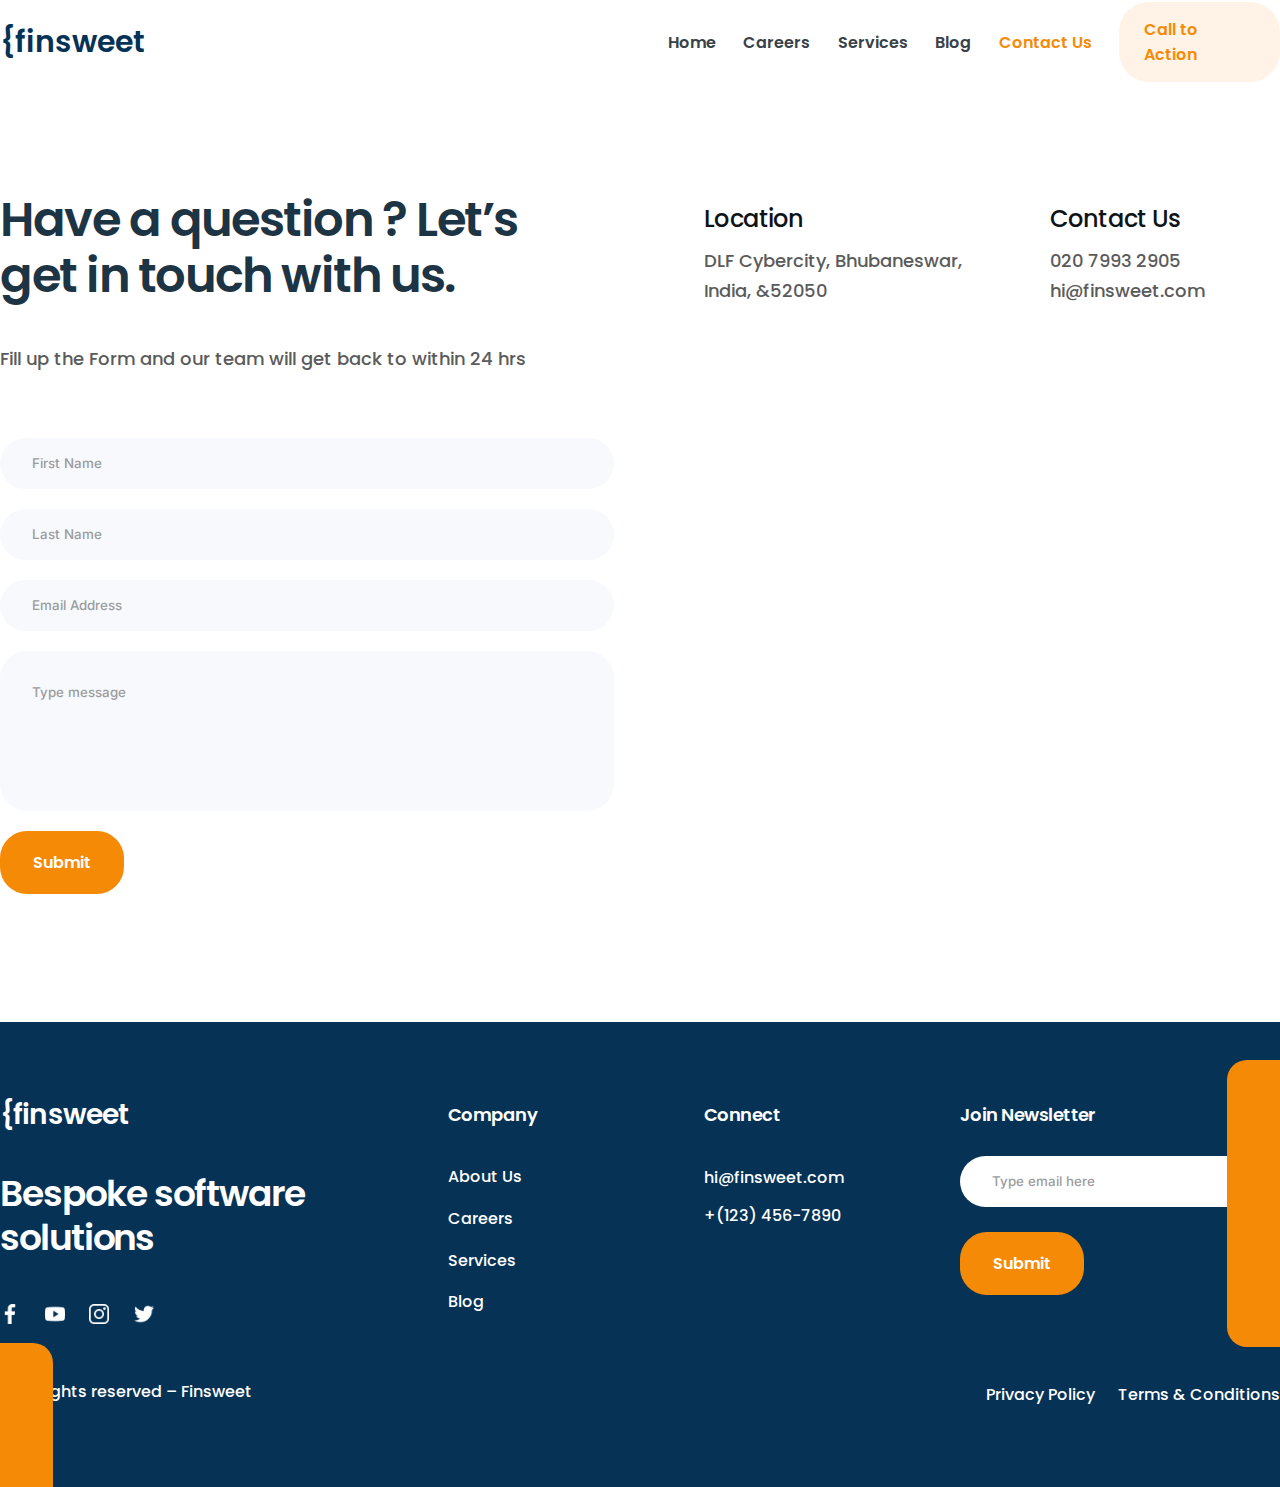
<file: contact.html>
<!DOCTYPE html>
<html lang="en">
  <head>
    <meta charset="UTF-8" />
    <meta http-equiv="X-UA-Compatible" content="IE=edge" />
    <meta name="viewport" content="width=device-width, initial-scale=1.0" />
    <title>Contact Us | Finsweet</title>
    <link rel="stylesheet" href="./styles/global.css" />
    <link rel="stylesheet" href="./styles/header.css" />
    <link rel="stylesheet" href="./styles/contact.css" />
    <link rel="stylesheet" href="./styles/footer.css" />
  </head>
  <body>
    <header>
      <div class="container">
        <div class="logo"><a href="./index.html">{finsweet</a></div>
        <nav>
          <ul>
            <li><a href="./index.html">Home</a></li>
            <li><a href="./careers.html">Careers</a></li>
            <li><a href="./services.html">Services</a></li>
            <li><a href="./blog.html">Blog</a></li>
            <li><a class="active" href="./contact.html">Contact Us</a></li>
          </ul>
          <a class="nav-button" href="#">Call to Action</a>
        </nav>
      </div>
    </header>

    <section class="contact-header container">
      <div class="left flex-col">
        <h2>Have a question ? Let’s get in touch with us.</h2>
        <p>Fill up the Form and our team will get back to within 24 hrs</p>
      </div>

      <div class="right">
        <div class="location flex-col">
          <h3>Location</h3>
          <p>DLF Cybercity, Bhubaneswar, India, &52050</p>
        </div>
        <div class="contact flex-col">
          <h3>Contact Us</h3>
          <ul>
            <li>020 7993 2905</li>
            <li>hi@finsweet.com</li>
          </ul>
        </div>
      </div>
    </section>

    <section class="contact-section container">
      <form class="flex-col">
        <input type="text" name="firstName" placeholder="First Name" />
        <input type="text" name="lastName" placeholder="Last Name" />
        <input type="email" name="email" placeholder="Email Address" />
        <textarea
          name="message"
          cols="30"
          rows="10"
          placeholder="Type message"
        ></textarea
        ><a class="primary-button" href="#">Submit</a>
      </form>
      <div class="map">
        <iframe
          frameborder="0"
          scrolling="no"
          src="https://maps.google.com/maps?width=100%25&amp;height=600&amp;hl=en&amp;q=Meadow%20St+(Pinecone)&amp;t=&amp;z=17&amp;ie=UTF8&amp;iwloc=B&amp;output=embed"
        ></iframe>
      </div>
    </section>

    <footer>
      <div class="shape-1"></div>
      <div class="shape-2"></div>

      <div class="container flex-col">
        <div class="top">
          <div class="left flex-col">
            <h3>{finsweet</h3>
            <h2>Bespoke software solutions</h2>
            <div class="socials">
              <a href="https://facebook.com" target="_blank"
                ><img src="./images/fb-logo.png" alt="Facebook"
              /></a>
              <a href="https://youtube.com" target="_blank">
                <img src="./images/youtube.png" alt="Youtube" />
              </a>
              <a href="https://instagram.com" target="_blank">
                <img src="./images/instagram.png" alt="Instagram" />
              </a>
              <a href="https://twitter.com" target="_blank">
                <img src="./images/twitter.png" alt="Twitter" />
              </a>
            </div>
          </div>

          <div class="company flex-col">
            <h3>Company</h3>
            <ul class="flex-col">
              <li><a href="#">About Us</a></li>
              <li><a href="./careers.html">Careers</a></li>
              <li><a href="./services.html">Services</a></li>
              <li><a href="./blog.html">Blog</a></li>
            </ul>
          </div>

          <div class="connect flex-col">
            <h3>Connect</h3>
            <ul class="flex-col">
              <li>hi@finsweet.com</li>
              <li>+(123) 456-7890</li>
            </ul>
          </div>

          <div class="subscribe flex-col">
            <h3>Join Newsletter</h3>
            <div class="content flex-col">
              <input
                type="email"
                name="email"
                id="email"
                placeholder="Type email here"
              />
              <a href="#" class="primary-button">Submit</a>
            </div>
          </div>
        </div>
        <div class="bottom">
          <p>© All rights reserved – Finsweet</p>
          <ul>
            <li><a href="#">Privacy Policy</a></li>
            <li><a href="#">Terms & Conditions</a></li>
          </ul>
        </div>
      </div>
    </footer>
  </body>
</html>
</file>
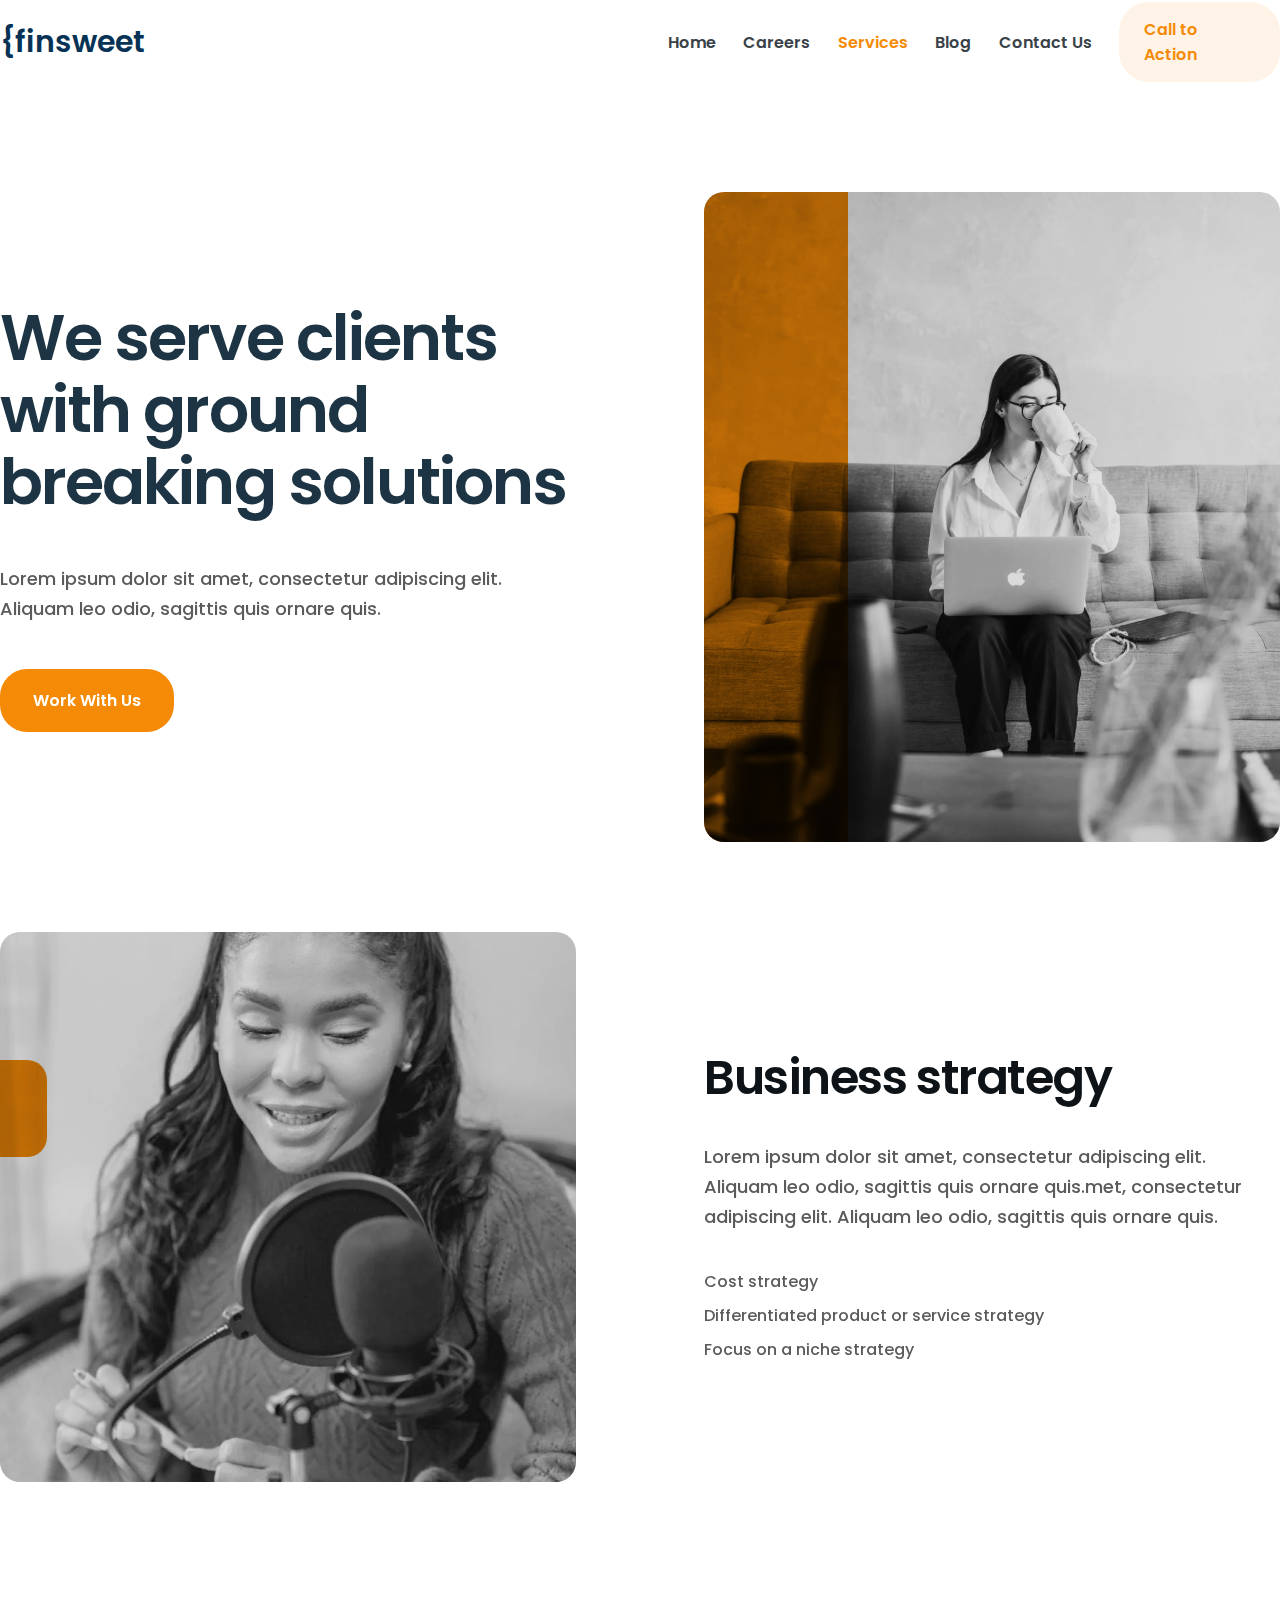
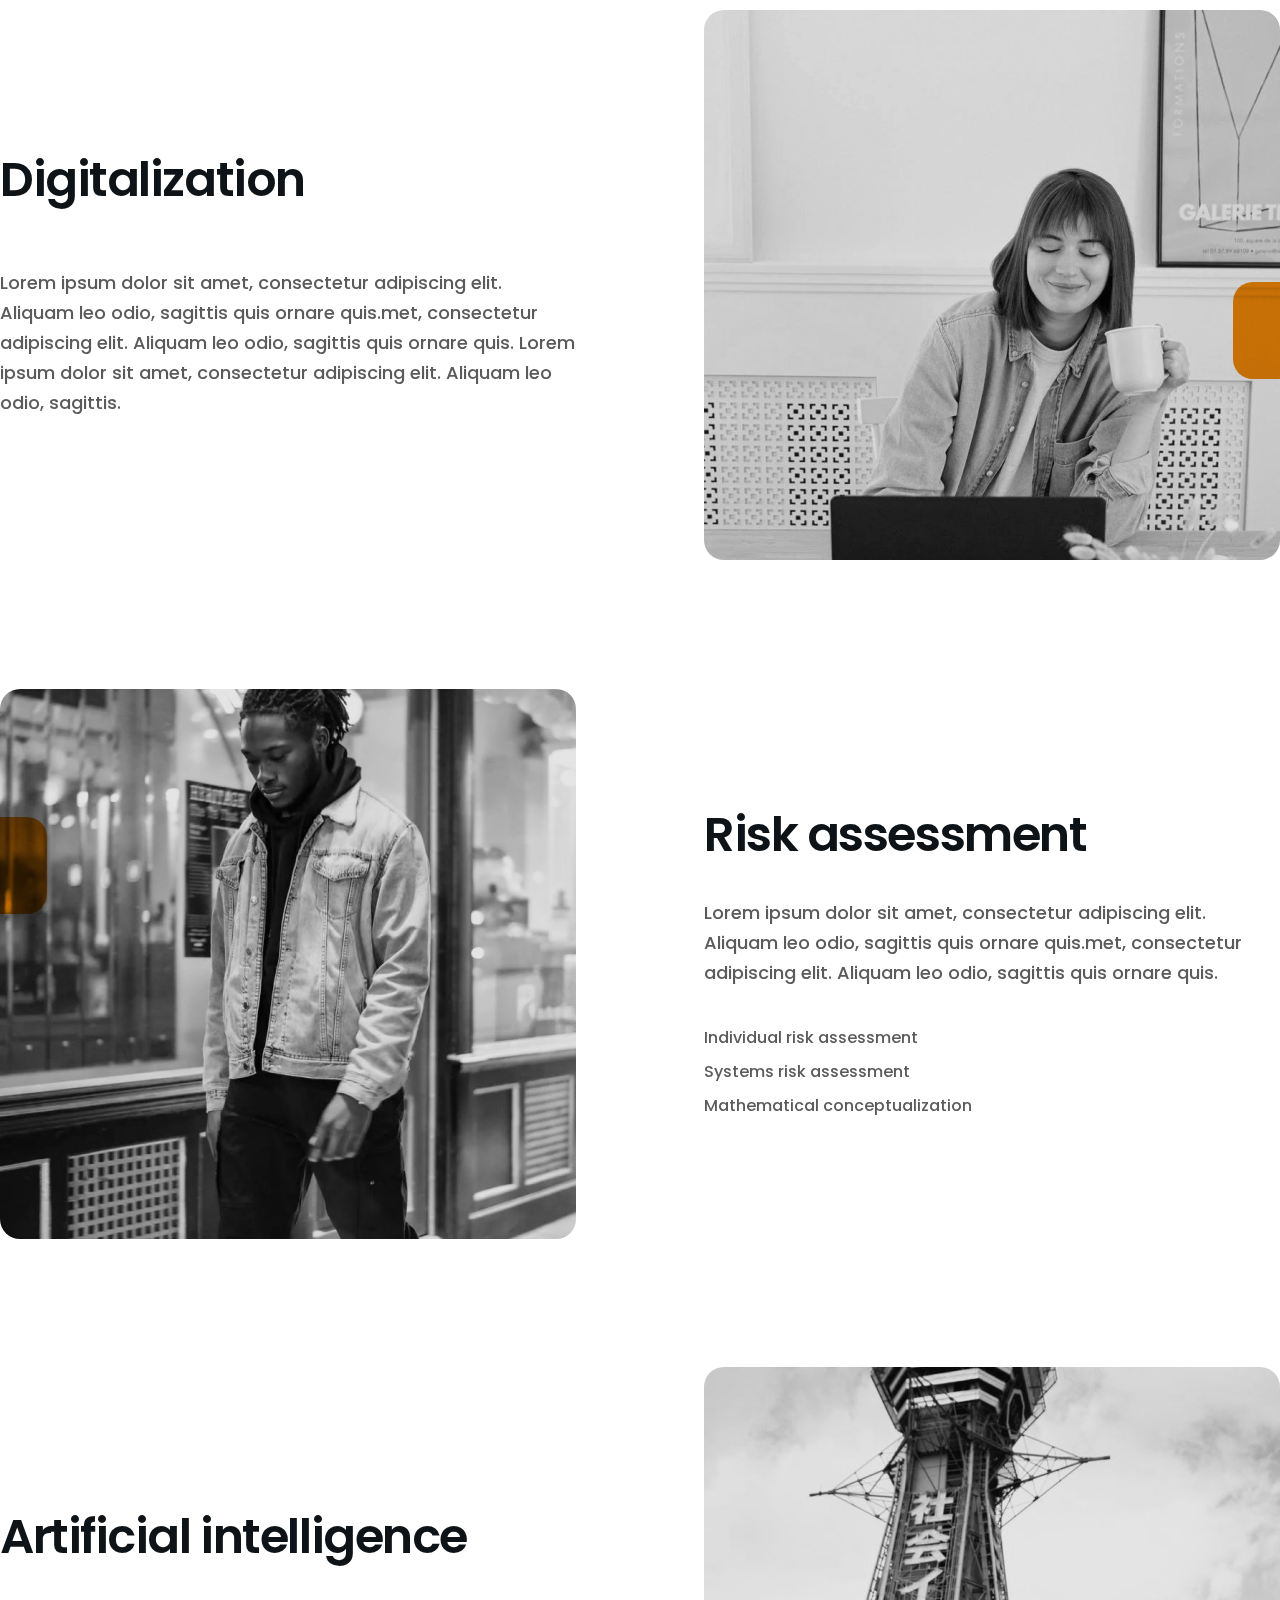
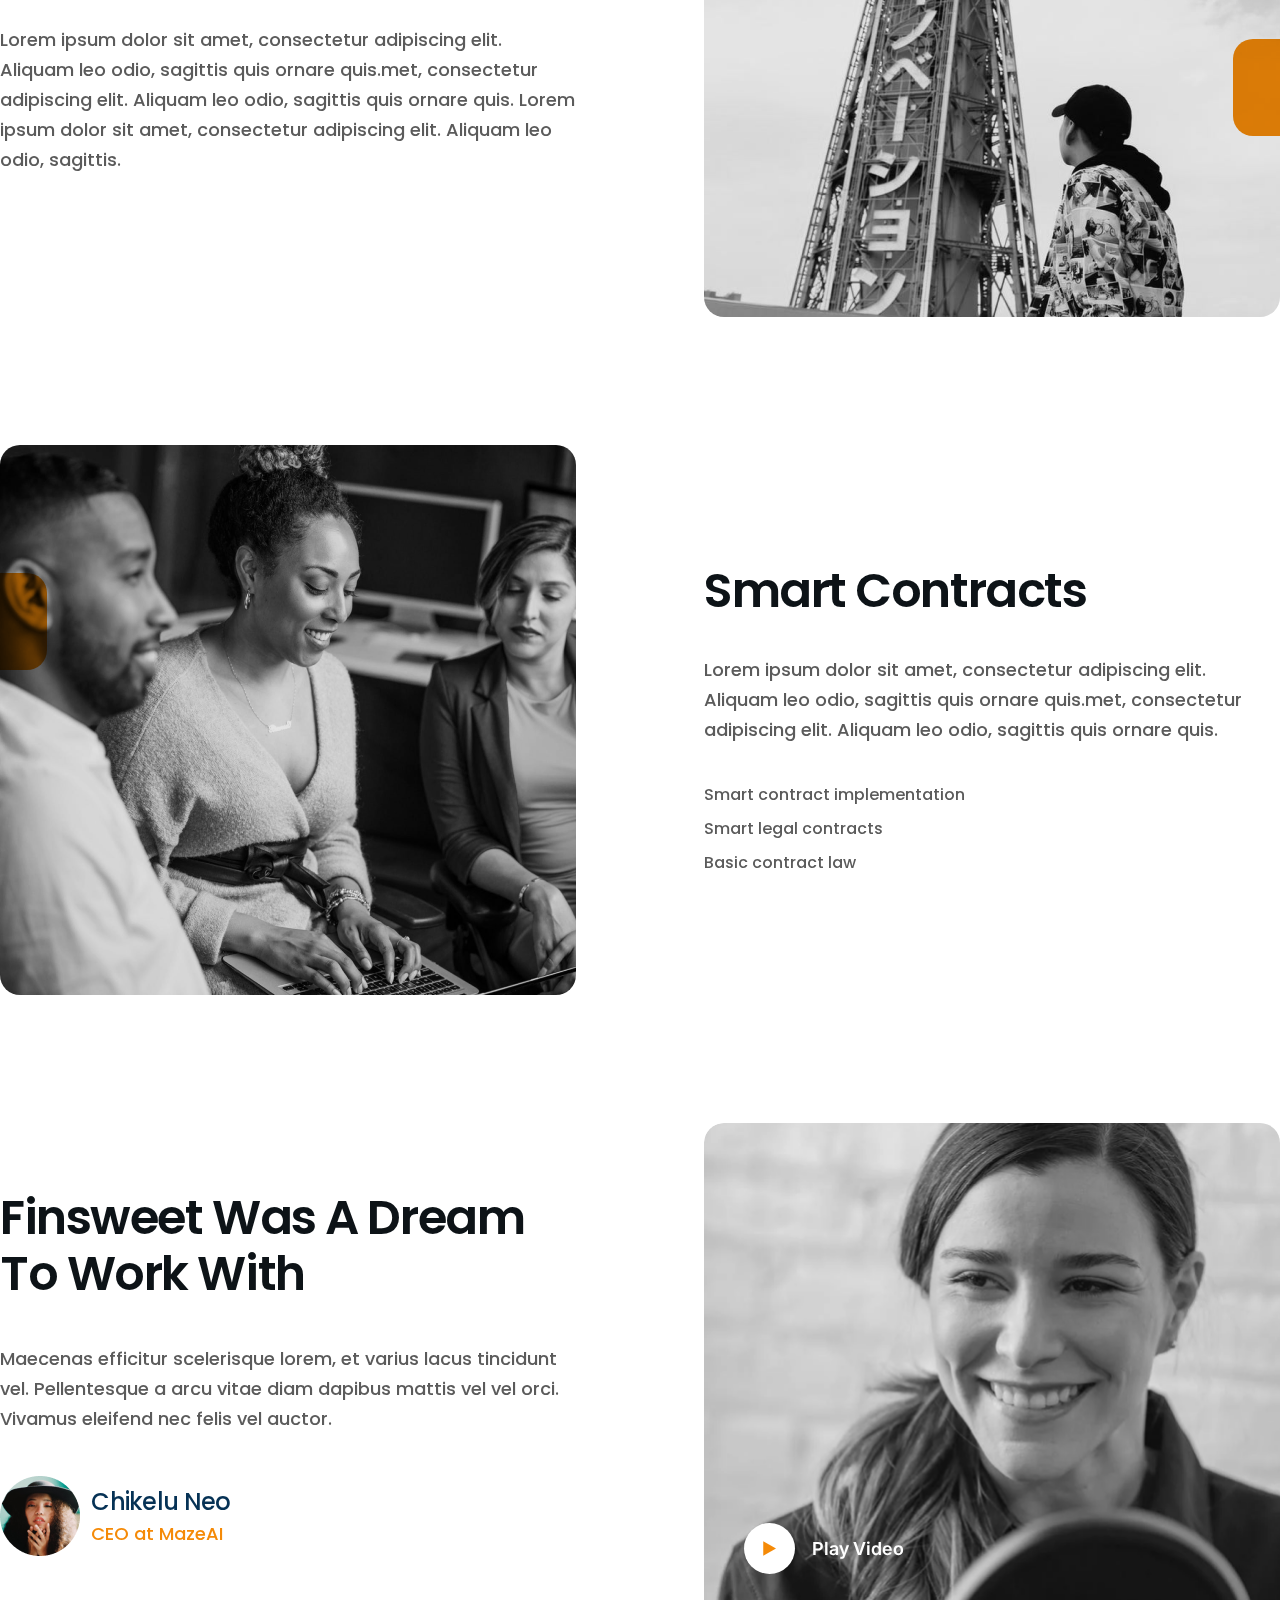
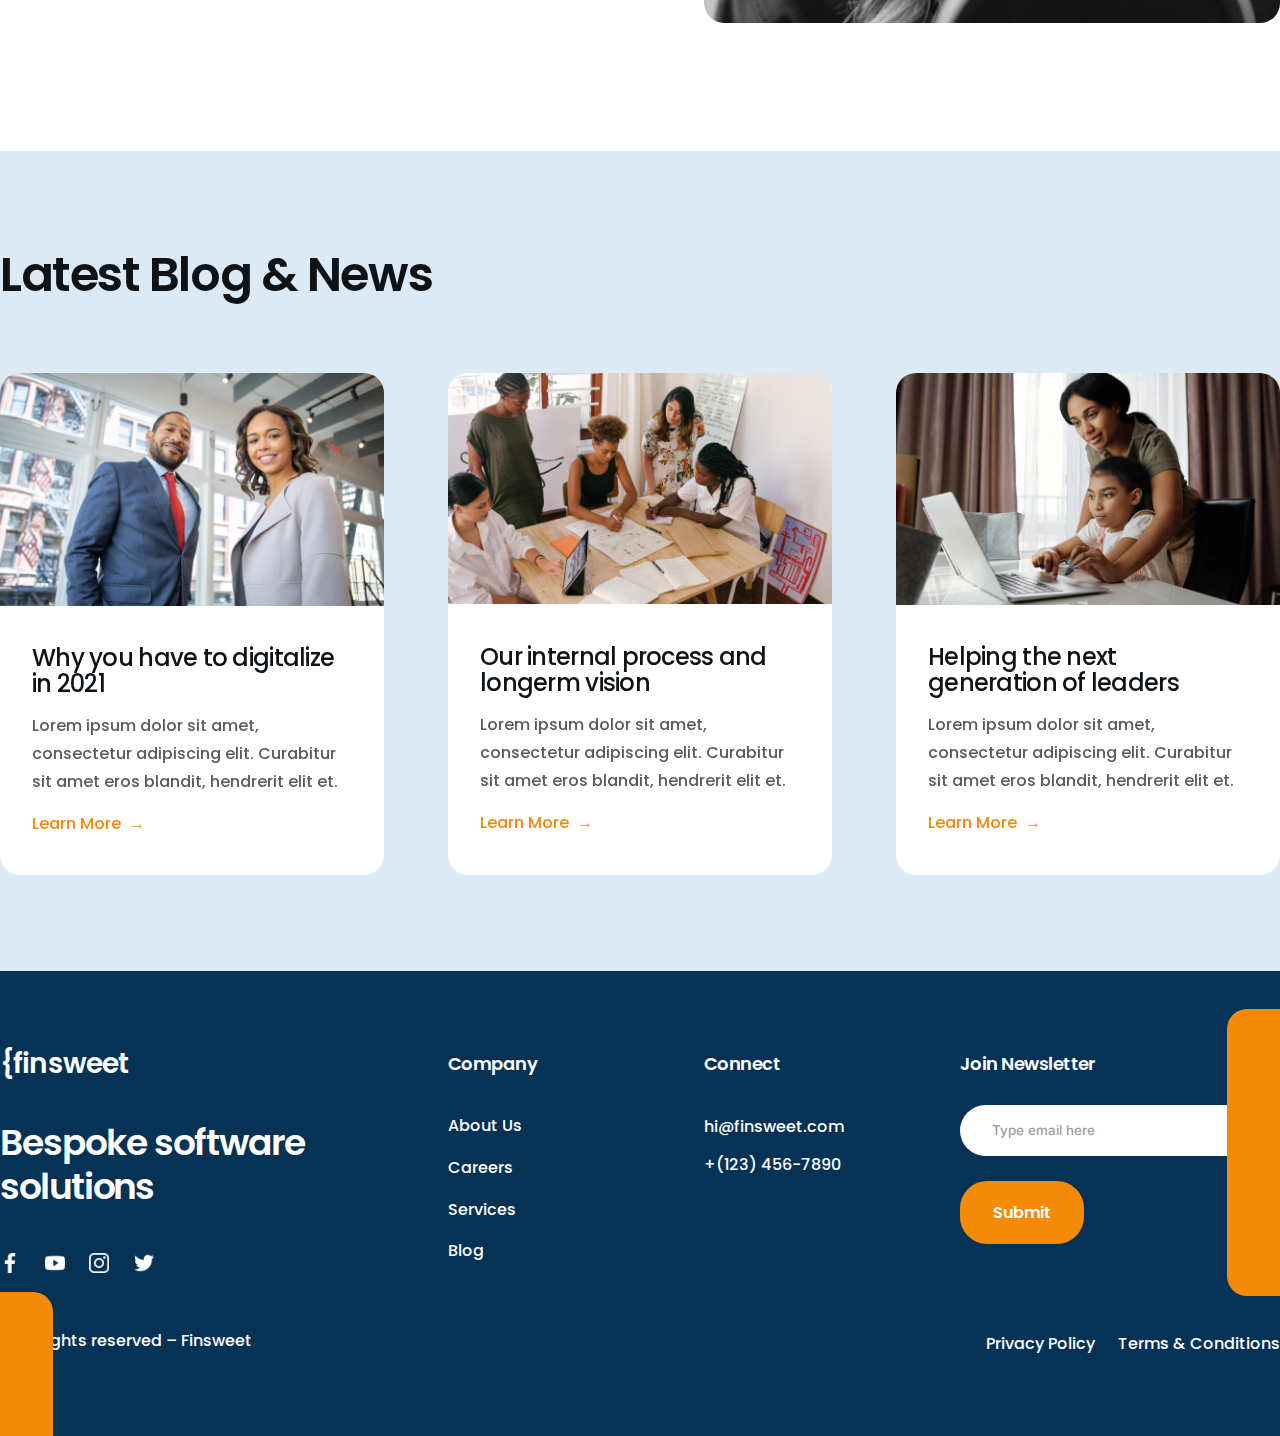
<file: services.html>
<!DOCTYPE html>
<html lang="en">
  <head>
    <meta charset="UTF-8" />
    <meta http-equiv="X-UA-Compatible" content="IE=edge" />
    <meta name="viewport" content="width=device-width, initial-scale=1.0" />
    <title>Services | Finsweet</title>
    <link rel="stylesheet" href="./styles/global.css" />
    <link rel="stylesheet" href="./styles/header.css" />
    <link rel="stylesheet" href="./styles/services.css" />
    <link rel="stylesheet" href="./styles/video-section.css" />
    <link rel="stylesheet" href="./styles/blog-section.css" />
    <link rel="stylesheet" href="./styles/footer.css" />
  </head>
  <body>
    <header>
      <div class="container">
        <div class="logo"><a href="./index.html">{finsweet</a></div>
        <nav>
          <ul>
            <li><a href="./index.html">Home</a></li>
            <li><a href="./careers.html">Careers</a></li>
            <li><a class="active" href="./services.html">Services</a></li>
            <li><a href="./blog.html">Blog</a></li>
            <li><a href="./contact.html">Contact Us</a></li>
          </ul>
          <a class="nav-button" href="#">Call to Action</a>
        </nav>
      </div>
    </header>

    <section class="services-header container">
      <div class="text flex-col">
        <h1>We serve clients with ground breaking solutions</h1>
        <p>
          Lorem ipsum dolor sit amet, consectetur adipiscing elit. Aliquam leo
          odio, sagittis quis ornare quis.
        </p>
        <a class="primary-button" href="#">Work With Us</a>
      </div>
      <div class="image">
        <div class="overlay"></div>
      </div>
    </section>

    <section class="service-features container flex-col">
      <article>
        <div class="image">
          <div class="shape"></div>
        </div>
        <div class="text flex-col">
          <h2>Business strategy</h2>

          <p>
            Lorem ipsum dolor sit amet, consectetur adipiscing elit. Aliquam leo
            odio, sagittis quis ornare quis.met, consectetur adipiscing elit.
            Aliquam leo odio, sagittis quis ornare quis.
          </p>

          <ul class="flex-col">
            <li>Cost strategy</li>
            <li>Differentiated product or service strategy</li>
            <li>Focus on a niche strategy</li>
          </ul>
        </div>
      </article>

      <article>
        <div class="text flex-col">
          <h2>Digitalization</h2>

          <p>
            Lorem ipsum dolor sit amet, consectetur adipiscing elit. Aliquam leo
            odio, sagittis quis ornare quis.met, consectetur adipiscing elit.
            Aliquam leo odio, sagittis quis ornare quis. Lorem ipsum dolor sit
            amet, consectetur adipiscing elit. Aliquam leo odio, sagittis.
          </p>
        </div>
        <div class="image">
          <div class="shape"></div>
        </div>
      </article>

      <article>
        <div class="image">
          <div class="shape"></div>
        </div>
        <div class="text flex-col">
          <h2>Risk assessment</h2>

          <p>
            Lorem ipsum dolor sit amet, consectetur adipiscing elit. Aliquam leo
            odio, sagittis quis ornare quis.met, consectetur adipiscing elit.
            Aliquam leo odio, sagittis quis ornare quis.
          </p>

          <ul class="flex-col">
            <li>Individual risk assessment</li>
            <li>Systems risk assessment</li>
            <li>Mathematical conceptualization</li>
          </ul>
        </div>
      </article>

      <article>
        <div class="text flex-col">
          <h2>Artificial intelligence</h2>

          <p>
            Lorem ipsum dolor sit amet, consectetur adipiscing elit. Aliquam leo
            odio, sagittis quis ornare quis.met, consectetur adipiscing elit.
            Aliquam leo odio, sagittis quis ornare quis. Lorem ipsum dolor sit
            amet, consectetur adipiscing elit. Aliquam leo odio, sagittis.
          </p>
        </div>
        <div class="image">
          <div class="shape"></div>
        </div>
      </article>

      <article>
        <div class="image">
          <div class="shape"></div>
        </div>
        <div class="text flex-col">
          <h2>Smart Contracts</h2>

          <p>
            Lorem ipsum dolor sit amet, consectetur adipiscing elit. Aliquam leo
            odio, sagittis quis ornare quis.met, consectetur adipiscing elit.
            Aliquam leo odio, sagittis quis ornare quis.
          </p>

          <ul class="flex-col">
            <li>Smart contract implementation</li>
            <li>Smart legal contracts</li>
            <li>Basic contract law</li>
          </ul>
        </div>
      </article>
    </section>

    <section class="video container">
      <div class="text flex-col">
        <h2>Finsweet Was A Dream To Work With</h2>
        <p>
          Maecenas efficitur scelerisque lorem, et varius lacus tincidunt vel.
          Pellentesque a arcu vitae diam dapibus mattis vel vel orci. Vivamus
          eleifend nec felis vel auctor.
        </p>
        <div class="profile">
          <div class="profile-image"></div>
          <div class="titles">
            <h3>Chikelu Neo</h3>
            <p>CEO at MazeAI</p>
          </div>
        </div>
      </div>
      <div class="image">
        <a href="#">
          <div class="play-button">
            <div class="play-icon">
              <img src="./images/play-icon.svg" alt="Play Icon" />
            </div>
            <h4>Play Video</h4>
          </div>
        </a>
      </div>
    </section>

    <section class="blog-section">
      <div class="container flex-col">
        <h2>Latest Blog & News</h2>
        <div class="articles">
          <article class="flex-col">
            <img src="./images/post1.png" alt="Post 1" />
            <div class="content flex-col">
              <h3>Why you have to digitalize in 2021</h3>
              <p>
                Lorem ipsum dolor sit amet, consectetur adipiscing elit.
                Curabitur sit amet eros blandit, hendrerit elit et.
              </p>
              <a href="./blog-inner.html">Learn More</a>
            </div>
          </article>

          <article class="flex-col">
            <img src="./images/post-2.png" alt="Post 1" />
            <div class="content flex-col">
              <h3>Our internal process and longerm vision</h3>
              <p>
                Lorem ipsum dolor sit amet, consectetur adipiscing elit.
                Curabitur sit amet eros blandit, hendrerit elit et.
              </p>
              <a href="./blog-inner.html">Learn More</a>
            </div>
          </article>

          <article class="flex-col">
            <img src="./images/post-3.png" alt="Post 1" />
            <div class="content flex-col">
              <h3>Helping the next generation of leaders</h3>
              <p>
                Lorem ipsum dolor sit amet, consectetur adipiscing elit.
                Curabitur sit amet eros blandit, hendrerit elit et.
              </p>
              <a href="./blog-inner.html">Learn More</a>
            </div>
          </article>
        </div>
      </div>
    </section>

    <footer>
      <div class="shape-1"></div>
      <div class="shape-2"></div>

      <div class="container flex-col">
        <div class="top">
          <div class="left flex-col">
            <h3>{finsweet</h3>
            <h2>Bespoke software solutions</h2>
            <div class="socials">
              <a href="https://facebook.com" target="_blank"
                ><img src="./images/fb-logo.png" alt="Facebook"
              /></a>
              <a href="https://youtube.com" target="_blank">
                <img src="./images/youtube.png" alt="Youtube" />
              </a>
              <a href="https://instagram.com" target="_blank">
                <img src="./images/instagram.png" alt="Instagram" />
              </a>
              <a href="https://twitter.com" target="_blank">
                <img src="./images/twitter.png" alt="Twitter" />
              </a>
            </div>
          </div>

          <div class="company flex-col">
            <h3>Company</h3>
            <ul class="flex-col">
              <li><a href="#">About Us</a></li>
              <li><a href="./careers.html">Careers</a></li>
              <li><a href="./services.html">Services</a></li>
              <li><a href="./blog.html">Blog</a></li>
            </ul>
          </div>

          <div class="connect flex-col">
            <h3>Connect</h3>
            <ul class="flex-col">
              <li>hi@finsweet.com</li>
              <li>+(123) 456-7890</li>
            </ul>
          </div>

          <div class="subscribe flex-col">
            <h3>Join Newsletter</h3>
            <div class="content flex-col">
              <input
                type="email"
                name="email"
                id="email"
                placeholder="Type email here"
              />
              <a href="#" class="primary-button">Submit</a>
            </div>
          </div>
        </div>
        <div class="bottom">
          <p>© All rights reserved – Finsweet</p>
          <ul>
            <li><a href="#">Privacy Policy</a></li>
            <li><a href="#">Terms & Conditions</a></li>
          </ul>
        </div>
      </div>
    </footer>
  </body>
</html>
</file>
<file: styles/global.css>
@import url("https://fonts.googleapis.com/css2?family=Poppins:wght@100;200;300;400;500;600;700;800;900&display=swap");
@import url("https://fonts.googleapis.com/css2?family=Inter:wght@500;700&display=swap");

* {
  box-sizing: border-box;
}

body {
  margin: 0;
  font-family: "Poppins", sans-serif;
  font-size: 16px;
  color: #1d3444;
}

a {
  text-decoration: none;
  color: #1d3444;
  font-weight: 500;
}

ul {
  list-style: none;
  margin: 0;
  padding: 0;
}

h1 {
  font-size: 64px;
  line-height: 72px;
  font-weight: 600;
  letter-spacing: -0.03em;
  margin: 0;
}

h2 {
  font-size: 48px;
  line-height: 56px;
  letter-spacing: -0.03em;
  font-weight: 600;
  margin: 0;
  color: #0d1317;
}

h3 {
  font-size: 24px;
  font-weight: 500;
  line-height: 26px;
  letter-spacing: -0.03em;
  margin: 0;
}

p {
  color: #5b5b5b;
  margin: 0;
  font-weight: 500;
  line-height: 30px;
  font-size: 18px;
}

.container {
  max-width: 1280px;
  width: 100%;
  margin: 0 auto;
}

.primary-button {
  border: 1px solid transparent;
  background-color: #f58a07;
  padding: 18px 32px;
  border-radius: 27px;
  display: inline-block;
  color: white;
  font-weight: 600;
}

.primary-button:hover {
  background-color: white;
  color: #f58a07;
  border: 1px solid #f58a07;
}

.secondary-button {
  border: 1px solid transparent;
  background-color: white;
  border-radius: 31px;
  padding: 18px 32px;
  display: inline-block;
  color: #f58a07;
  font-weight: 600;
}

.secondary-button:hover {
  color: white;
  background-color: #f58a07;
  border: 1px solid white;
}

.flex-col {
  display: flex;
  flex-direction: column;
  justify-content: space-between;
}
</file>
<file: styles/header.css>
header {
  height: 84px;
  width: 100%;
  background-color: white;
  position: sticky;
  top: 0;
  z-index: 1;
}

header .container {
  display: flex;
  justify-content: space-between;
  align-items: center;
  height: 100%;
}

header .logo a {
  color: #063255;
  font-weight: 600;
  font-size: 30px;
}

header nav {
  display: flex;
  align-items: center;
  justify-content: space-between;
  width: 50%;
}

header nav ul {
  width: 75%;
  display: flex;
  align-items: center;
  justify-content: space-evenly;
}

header nav ul li a {
  font-weight: 600;
  color: #394149;
}

header nav ul li a:hover,
header nav ul li .active {
  color: #f58a07;
}

header nav .nav-button {
  background-color: rgba(245, 138, 7, 0.1);
  padding: 15px 25px;
  border-radius: 30px;
  font-weight: 600;
  color: #f58a07;
}

header nav .nav-button:hover {
  color: white;
  background-color: #f58a07;
}
</file>
<file: styles/index.css>
/* Hero Section Styles */
.hero {
  background-color: #dceaf5;
  height: 700px;
}

.hero .container {
  display: flex;
  align-items: center;
  justify-content: space-between;
  height: 100%;
}

.hero .content,
.hero .image {
  width: 47%;
}

.hero .content {
  height: 80%;
  justify-content: space-evenly;
}

.hero .content .titles {
  display: flex;
  flex-direction: column;
  height: 42%;
  justify-content: space-around;
}

.hero .content .buttons {
  display: flex;
  align-items: center;
  justify-content: space-between;
  flex-wrap: wrap;
  width: 60%;
}

.bg-button {
  font-weight: 600;
}

.bg-button:hover {
  color: #f58a07;
}

.hero .logos {
  justify-content: space-evenly;
  height: 20%;
}

.hero .logos p {
  color: rgba(57, 65, 73, 0.5);
}

.hero .logo-imgs {
  display: flex;
  justify-content: space-between;
  flex-wrap: wrap;
  width: 90%;
}

.hero .image {
  align-self: end;
  display: flex;
}

.hero .image img {
  width: 100%;
}

/* Help Section Styles */
.help {
  height: 740px;
  margin: 96px auto;
  justify-content: space-between;
}

.help .titles {
  width: 55%;
  height: 30%;
  justify-content: space-between;
}

.help .titles h2 {
  color: #1d3444;
}

.help .articles {
  display: flex;
  justify-content: space-between;
  flex-wrap: wrap;
  height: 60%;
}

.help .articles article {
  max-width: 30%;
  min-width: 200px;
  height: 100%;
}

.help .articles article img {
  width: 100%;
  border-radius: 20px;
}

.help .articles article .content {
  height: 40%;
}

.help .articles article p {
  font-size: 16px;
  line-height: 28px;
}

.help .articles article a {
  color: #f58a07;
}

.help .articles article a:hover {
  color: #1d3444;
}

.help .articles article a::after {
  content: "\2192";
  margin-left: 8px;
}

/* Feature Section Styles */
.feature {
  background-color: #edf7ff;
  padding: 96px 0;
  height: 665px;
}

.feature .container {
  height: 100%;
  display: flex;
  flex-direction: column;
  justify-content: space-evenly;
}

.feature .titles {
  height: 35%;
  display: flex;
  justify-content: space-between;
}

.feature .titles h2 {
  font-size: 36px;
  line-height: 44px;
  width: 47%;
}

.feature .titles p {
  width: 47%;
  color: #1d3444;
}

.feature .feature-cards {
  height: 55%;
  display: flex;
  justify-content: space-between;
}

.feature .feature-cards .card {
  background-color: white;
  border-radius: 20px;
  max-width: 30%;
  min-width: 200px;
  height: 100%;
  padding: 35px;
}

.feature .feature-cards .card img {
  align-self: start;
}

.feature .feature-cards .card h3 {
  font-weight: 600;
}

.feature .feature-cards .card p {
  font-size: 16px;
  line-height: 28px;
}

/* About Section Styles */
.about {
  margin-top: 96px;
  display: flex;
  align-items: center;
  justify-content: space-between;
  height: 670px;
}

.about .text,
.about .image {
  width: 46%;
}

.about .image {
  background: url("../images/about-image.png");
  background-repeat: no-repeat;
  background-size: cover;
  border-radius: 20px;
  height: 670px;
}

.image .overlay {
  background-color: #f58a07;
  mix-blend-mode: multiply;
  height: 100%;
  width: 25%;
  border-radius: 20px 0 0 20px;
}

.about .text {
  height: 80%;
}

.about .text .about-features {
  height: 39%;
  display: flex;
  justify-content: space-between;
}

.about .text .about-feature {
  width: 46%;
}

.about .text .about-feature h2 {
  font-family: "Inter", sans-serif;
  font-weight: 700;
  font-size: 36px;
  line-height: 50px;
  color: #f58a07;
}

.about .text .about-feature h3 {
  font-weight: 600;
}

.about .container .text .about-feature p {
  font-size: 16px;
  line-height: 28px;
}

/* Service Section Styles */
.service {
  margin: 128px auto;
  position: relative;
  background-color: #edf7ff;
  border-radius: 20px;
  padding: 48px;
  height: 680px;
}

.service .ribbon {
  position: absolute;
  top: -15px;
  right: -15px;
}

.service .tabs {
  width: 50%;
  display: flex;
  flex-wrap: wrap;
  justify-content: space-between;
}

.service .tabs .tab {
  padding: 8px 24px;
  border: 1px solid #a8bccc;
  border-radius: 31px;
  color: rgba(6, 50, 85, 0.3);
  font-weight: 600;
}

.service .tabs .active {
  color: #f58a07;
  background-color: white;
  border: none;
}

.service .content {
  display: flex;
  align-items: center;
  justify-content: space-between;
  height: 85%;
}

.service .content .text,
.service .content .image {
  width: 45%;
}

.service .content .text {
  height: 100%;
  justify-content: space-evenly;
}

.service .content .text a {
  color: #f58a07;
}

.service .content .text a:hover {
  color: #1d3444;
}

.service .content .text a::after {
  content: "\2192";
  margin-left: 8px;
}

.service .content .image {
  background: url("../images/team.png");
  background-repeat: no-repeat;
  background-size: cover;
  border-radius: 20px;
  height: 470px;
}

/* CTA Section Styles */
.cta {
  display: flex;
  height: 520px;
}

.cta .image {
  width: 50%;
  background: url("../images/experience-image.png");
  background-repeat: no-repeat;
  background-size: cover;
}

.cta .text {
  width: 50%;
  background-color: #f58a07;
  justify-content: center;
  padding: 0 128px;
}

.cta .text h2 {
  margin-bottom: 40px;
  color: white;
}

.cta .text a {
  align-self: start;
}
</file>
<file: styles/video-section.css>
.video {
  display: flex;
  align-items: center;
  justify-content: space-between;
  height: 500px;
  margin: 128px auto;
}

.video .text,
.video .image {
  width: 45%;
}

.video .text {
  height: 90%;
  justify-content: space-evenly;
}

.profile {
  width: 40%;
  display: flex;
  align-items: center;
  justify-content: space-between;
}

.profile .profile-image {
  width: 80px;
  height: 80px;
  background: url('../images/video-profile.png');
}

.profile .titles h3 {
  line-height: normal;
  color: #063255;
}

.profile .titles p {
  color: #f58a07;
}

.video .image {
  background: url('../images/video-image.png');
  background-size: cover;
  background-repeat: no-repeat;
  border-radius: 20px;
  height: 500px;
  display: flex;
  align-items: end;
  padding: 0 0 40px 40px;
}

.play-button {
  display: flex;
  align-items: center;
  column-gap: 17px;
}

.play-button:hover h4 {
  color: #f58a07;
}

.play-button:hover .play-icon,
.play-button:hover .play-icon img {
  transform: scale(1.1);
}

.play-button h4 {
  color: white;
  font-size: 18px;
  font-weight: 600;
  font-family: 'Inter', sans-serif;
}

.play-icon {
  background-color: white;
  width: 51px;
  height: 51px;
  border-radius: 100%;
  display: flex;
  justify-content: center;
  align-items: center;
}
</file>
<file: styles/blog-section.css>
.blog-section {
  height: 820px;
  padding: 96px 0;
  background: #dceaf5;
}

.blog-section .container {
  height: 100%;
}

.blog-section h2 {
  height: 10%;
}

.blog-section .articles {
  height: 80%;
  display: flex;
  flex-wrap: wrap;
  justify-content: space-between;
}

.blog-section article {
  max-width: 30%;
  min-width: 200px;
  background-color: white;
  border-radius: 20px;
}

.blog-section article:hover {
  background-color: #edf7ff;
}

.blog-section article img {
  border-radius: 20px 20px 0 0;
  width: 100%;
}

.blog-section article .content {
  height: 55%;
  padding: 32px;
  justify-content: space-around;
}

.blog-section article .content h3 {
  color: #0d1317;
}

.blog-section article .content p {
  font-size: 16px;
  line-height: 28px;
}

.blog-section article .content a {
  color: #f58a07;
}

.blog-section article .content a:hover {
  color: #1d3444;
}
.blog-section article .content a::after {
  content: "\2192";
  margin-left: 8px;
}
</file>
<file: styles/footer.css>
footer {
  height: 465px;
  padding: 80px 0;
  background: #063255;
  color: white;
  position: relative;
}

footer .shape-1 {
  position: absolute;
  background-color: #f58a07;
  width: 53px;
  height: 144px;
  border-top-right-radius: 20px;
  bottom: 0;
}

footer .shape-2 {
  position: absolute;
  background-color: #f58a07;
  width: 53px;
  height: 287px;
  border-radius: 20px 0 0 20px;
  top: 38px;
  right: 0;
}

footer a,
footer p {
  color: white;
}

footer a:hover {
  color: #f58a07;
}

footer .container {
  height: 100%;
}

footer .top {
  height: 75%;
  display: flex;
  justify-content: space-between;
}

footer .top .left {
  height: 100%;
  width: 30%;
}

footer .top .left h2 {
  font-size: 36px;
  line-height: 44px;
  color: white;
}

footer .top .left h3 {
  font-weight: 600;
  font-size: 28px;
}

footer .top .socials {
  display: flex;
  justify-content: space-between;
  width: 40%;
}

footer .top .socials img {
  width: 20px;
  height: 20px;
}

footer .top .socials img:hover {
  transform: scale(1.1);
}

footer .top .company {
  width: 15%;
  height: 100%;
}

footer .top .company h3,
footer .top .connect h3,
footer .top .subscribe h3 {
  height: 15%;
  font-size: 18px;
  font-weight: 600;
}

footer .top .company ul {
  height: 80%;
  justify-content: space-evenly;
}

footer .top .company ul li a,
footer .top .connect ul li {
  font-size: 16px;
  font-weight: 500;
}

footer .top .connect {
  height: 55%;
  width: 15%;
}

footer .top .connect ul {
  height: 50%;
}

footer .top .subscribe {
  width: 25%;
  height: 90%;
}

footer .top .subscribe .content {
  height: 80%;
  justify-content: space-around;
}

footer .top .subscribe input {
  padding: 18px 32px;
  border: none;
  border-radius: 31px;
}

footer .top .subscribe input::placeholder {
  color: #9c9c9c;
  font-family: "Inter", sans-serif;
  font-weight: 500;
}

footer .top .primary-button {
  align-self: flex-start;
}

footer .bottom {
  height: 15%;
  display: flex;
  justify-content: space-between;
  align-items: flex-end;
}

footer .bottom ul {
  display: flex;
  justify-content: space-between;
  width: 23%;
}

footer .bottom p {
  font-size: 16px;
}
</file>
<file: styles/author.css>
.author {
  display: flex;
  align-items: center;
  justify-content: space-between;
  width: 75%;
}

.author .author-info {
  display: flex;
  align-items: center;
  justify-content: space-between;
  width: 38%;
}

.author .author-info .author-image {
  width: 32px;
  height: 32px;
  border-radius: 100%;
  background: url('../images/author.png');
}

.author h4 {
  margin: 0;
  color: #394149;
  opacity: 0.87;
  line-height: 32px;
  font-weight: 400;
}
</file>
<file: styles/blog-inner.css>
.blog-inner {
  margin: 110px 0;
  height: 2055px;
}

.blog-inner .container {
  height: 100%;
}

.blog-inner img {
  width: 100%;
  border-radius: 20px;
}

.blog-inner .content {
  padding: 0 264px;
  height: 67%;
  justify-content: space-evenly;
}

.blog-inner .content p {
  font-size: 16px;
  line-height: 28px;
}

.author {
  width: 57%;
}
</file>
<file: styles/blog.css>
/* Blog Header Styles */
.blog-header {
  padding: 128px 0;
  height: 750px;
  background: #dceaf5;
}

.blog-header .container {
  display: flex;
  align-items: center;
  justify-content: space-between;
  height: 100%;
}

.blog-header .text,
.blog-header .image {
  width: 45%;
}

.blog-header .text {
  height: 100%;
  justify-content: space-around;
}

.blog-header .text a {
  color: #f58a07;
}

.blog-header .text a:hover {
  color: #1d3444;
}

.blog-header .text a::after {
  content: "\2192";
  margin-left: 8px;
}

.blog-header .image {
  height: 495px;
  background: url("../images/blog-head.png");
  background-size: cover;
  background-position: center;
  border-radius: 20px;
}

/* Blog Section Styles */
.blog-section {
  background-color: white;
  margin: 128px auto;
  height: 1430px;
}

.blog-section h2 {
  height: 10%;
}

.blog-section .articles {
  height: 90%;
  align-content: space-between;
}

.blog-section .articles article {
  background-color: #edf7ff;
  height: 47%;
}

.blog-section .articles article:hover {
  background-color: #dceaf5;
}
</file>
<file: styles/career-inner.css>
/* Header Styles */
.career-header {
  margin-top: 108px;
  margin-bottom: 64px;
  height: 246px;
}

.career-header h1 {
  height: 35%;
}

.career-header .job-desc {
  display: flex;
  height: 45%;
  justify-content: space-between;
}

.career-header .job-desc .job-left {
  width: 50%;
}

.career-header .job-desc .job-right {
  width: 20%;
}

.career-header .job-desc h3 {
  color: #0d1317;
}

/* Career Details */
.career-details {
  background-color: rgba(193, 228, 255, 0.3);
  border-radius: 20px;
  padding: 68px;
  height: 441px;
  display: flex;
  justify-content: space-between;
}

.career-details ul {
  width: 15%;
  height: 60%;
}

.career-details ul li {
  color: #0d1317;
  font-size: 24px;
  font-weight: 500;
  letter-spacing: -0.03em;
}

.career-details ul .active {
  color: #f58a07;
  font-weight: 600;
}

.career-details .details {
  width: 75%;
}

.career-details .details p {
  font-size: 16px;
  line-height: 28px;
}

/* Apply Section Styles */
.apply {
  padding: 128px 0;
}

.apply .container {
  height: 564px;
}

.apply h2 {
  color: #0d1317;
  height: 15%;
}

.apply form {
  height: 80%;
  display: flex;
  flex-wrap: wrap;
  justify-content: space-between;
  align-content: space-between;
}

.apply form input {
  width: 49%;
  border: none;
  background-color: rgba(210, 218, 237, 0.17);
  border-radius: 27px;
  padding: 18px 32px;
}

.apply form input::placeholder,
.apply form textarea::placeholder {
  color: #9c9c9c;
  font-family: 'Inter', sans-serif;
  font-weight: 500;
}

.apply form input:nth-child(3)::placeholder {
  font-style: italic;
}

.apply form textarea {
  width: 100%;
  height: 215px;
  border: none;
  background-color: rgba(210, 218, 237, 0.17);
  border-radius: 27px;
  padding: 29px 32px;
  resize: none;
}
</file>
<file: styles/careers.css>
/* Header Section Styles */
.careers-header {
  margin-top: 110px;
  margin-bottom: 127px;
  display: flex;
  align-items: center;
  justify-content: space-between;
  height: 650px;
}

.careers-header .text,
.careers-header .image {
  width: 45%;
}

.careers-header .text {
  height: 90%;
  justify-content: space-evenly;
}

.careers-header .text a {
  align-self: flex-start;
}

.careers-header .image {
  height: 650px;
  background: url("../images/career-header.png");
  background-repeat: no-repeat;
  background-size: cover;
  border-radius: 20px;
  background-position: center;
}

.image .overlay {
  width: 25%;
  height: 100%;
  background-color: #f58a07;
  border-radius: 20px 0 0 20px;
  mix-blend-mode: multiply;
}

/* Careers Section Styles */
.careers {
  margin-bottom: 128px;
  height: 522px;
}

.careers .positions {
  height: 80%;
  display: flex;
  flex-wrap: wrap;
  justify-content: space-between;
  align-content: space-between;
}

.careers .positions .card {
  max-width: 31%;
  min-width: 400px;
  height: 45%;
  background-color: rgba(193, 228, 255, 0.3);
  border-radius: 20px;
  padding: 32px 40px;
}

.careers .positions .card:last-child {
  background-color: white;
}

.careers .positions .card .title {
  height: 52%;
}

.careers .positions .card p {
  color: #394149;
  opacity: 0.6;
}

.careers .positions .card a {
  font-size: 18px;
  font-weight: 400;
  color: #f58a07;
}

.careers .positions .card a:hover {
  color: #1d3444;
}
</file>
<file: styles/contact.css>
/* Header Styles */
.contact-header {
  margin-top: 108px;
  margin-bottom: 64px;
  display: flex;
  justify-content: space-between;
  height: 182px;
}

.contact-header .left,
.contact-header .right {
  width: 45%;
  height: 100%;
}

.contact-header .left h2 {
  color: #1d3444;
}

.contact-header .right {
  display: flex;
  justify-content: space-between;
}

.contact-header .right .contact {
  width: 40%;
  height: 70%;
  justify-content: space-evenly;
}

.contact-header .right .location {
  width: 50%;
  height: 70%;
  justify-content: space-evenly;
}

.contact-header .right h3 {
  color: #0d1317;
}

.contact-header .right ul {
  display: flex;
  flex-direction: column;
}

.contact-header .right ul li {
  color: #5b5b5b;
  font-size: 18px;
  font-weight: 500;
  line-height: 30px;
}

/* Contact Section Styles */
.contact-section {
  margin-bottom: 128px;
  height: 456px;
  display: flex;
  justify-content: space-between;
}

.contact-section form,
.contact-section .map {
  width: 48%;
  height: 100%;
}

.contact-section form {
  justify-content: space-between;
}

.contact-section form input {
  border: none;
  padding: 18px 32px;
  background-color: rgba(210, 218, 237, 0.17);
  border-radius: 27px;
}

.contact-section form textarea {
  height: 160px;
  resize: none;
  padding: 32px;
  border: none;
  background-color: rgba(210, 218, 237, 0.17);
  border-radius: 27px;
}

.contact-section form input::placeholder,
.contact-section form textarea::placeholder {
  color: #9c9c9c;
  font-family: "Inter", sans-serif;
  font-weight: 500;
  line-height: 19px;
}

.contact-section .primary-button {
  align-self: start;
}

.contact-section .map iframe {
  width: 100%;
  border-radius: 20px;
  height: 370px;
}
</file>
<file: styles/services.css>
/* Services Header Styles */

.services-header {
  display: flex;
  align-items: center;
  justify-content: space-between;
  height: 650px;
  margin-top: 108px;
  margin-bottom: 90px;
}

.services-header .text,
.services-header .image {
  width: 45%;
}

.services-header .text {
  height: 80%;
  justify-content: space-evenly;
}

.services-header .primary-button {
  align-self: start;
}

.services-header .image {
  background: url('../images/services-header.png');
  background-size: cover;
  background-repeat: no-repeat;
  border-radius: 20px;
  height: 650px;
}

.image .overlay {
  background-color: #f58a07;
  width: 25%;
  height: 100%;
  border-radius: 20px 0 0 20px;
  mix-blend-mode: multiply;
}

/* Service Feature Styles */
.service-features {
  height: 3263px;
}

.service-features article {
  display: flex;
  align-items: center;
  justify-content: space-between;
}

.service-features article .text,
.service-features article .image {
  width: 45%;
}

.service-features article .text {
  height: 70%;
  justify-content: space-evenly;
}

.service-features article .image {
  height: 550px;
  border-radius: 20px;
  position: relative;
}

.service-features article .text ul {
  height: 25%;
}

.service-features article .text ul li {
  color: #5b5b5b;
  font-weight: 500;
  line-height: 28px;
}

.service-features article .image .shape {
  width: 95px;
  height: 97px;
  background-color: #f58a07;
  border-radius: 20px;
  position: absolute;
  mix-blend-mode: multiply;
}

.service-features article:nth-child(odd) .image .shape {
  top: 128px;
  left: -48px;
}

.service-features article:nth-child(even) .image .shape {
  top: 272px;
  right: -48px;
}

.service-features article .image {
  background-repeat: no-repeat;
  background-size: cover;
}

.service-features article:first-child .image {
  background: url('../images/services-feature-1.png');
}

.service-features article:nth-child(2) .image {
  background: url('../images/services-feature-2.png');
}

.service-features article:nth-child(3) .image {
  background: url('../images/services-feature-3.png');
}

.service-features article:nth-child(4) .image {
  background: url('../images/services-feature-4.png');
}

.service-features article:last-child .image {
  background: url('../images/services-feature-5.png');
}
</file>
